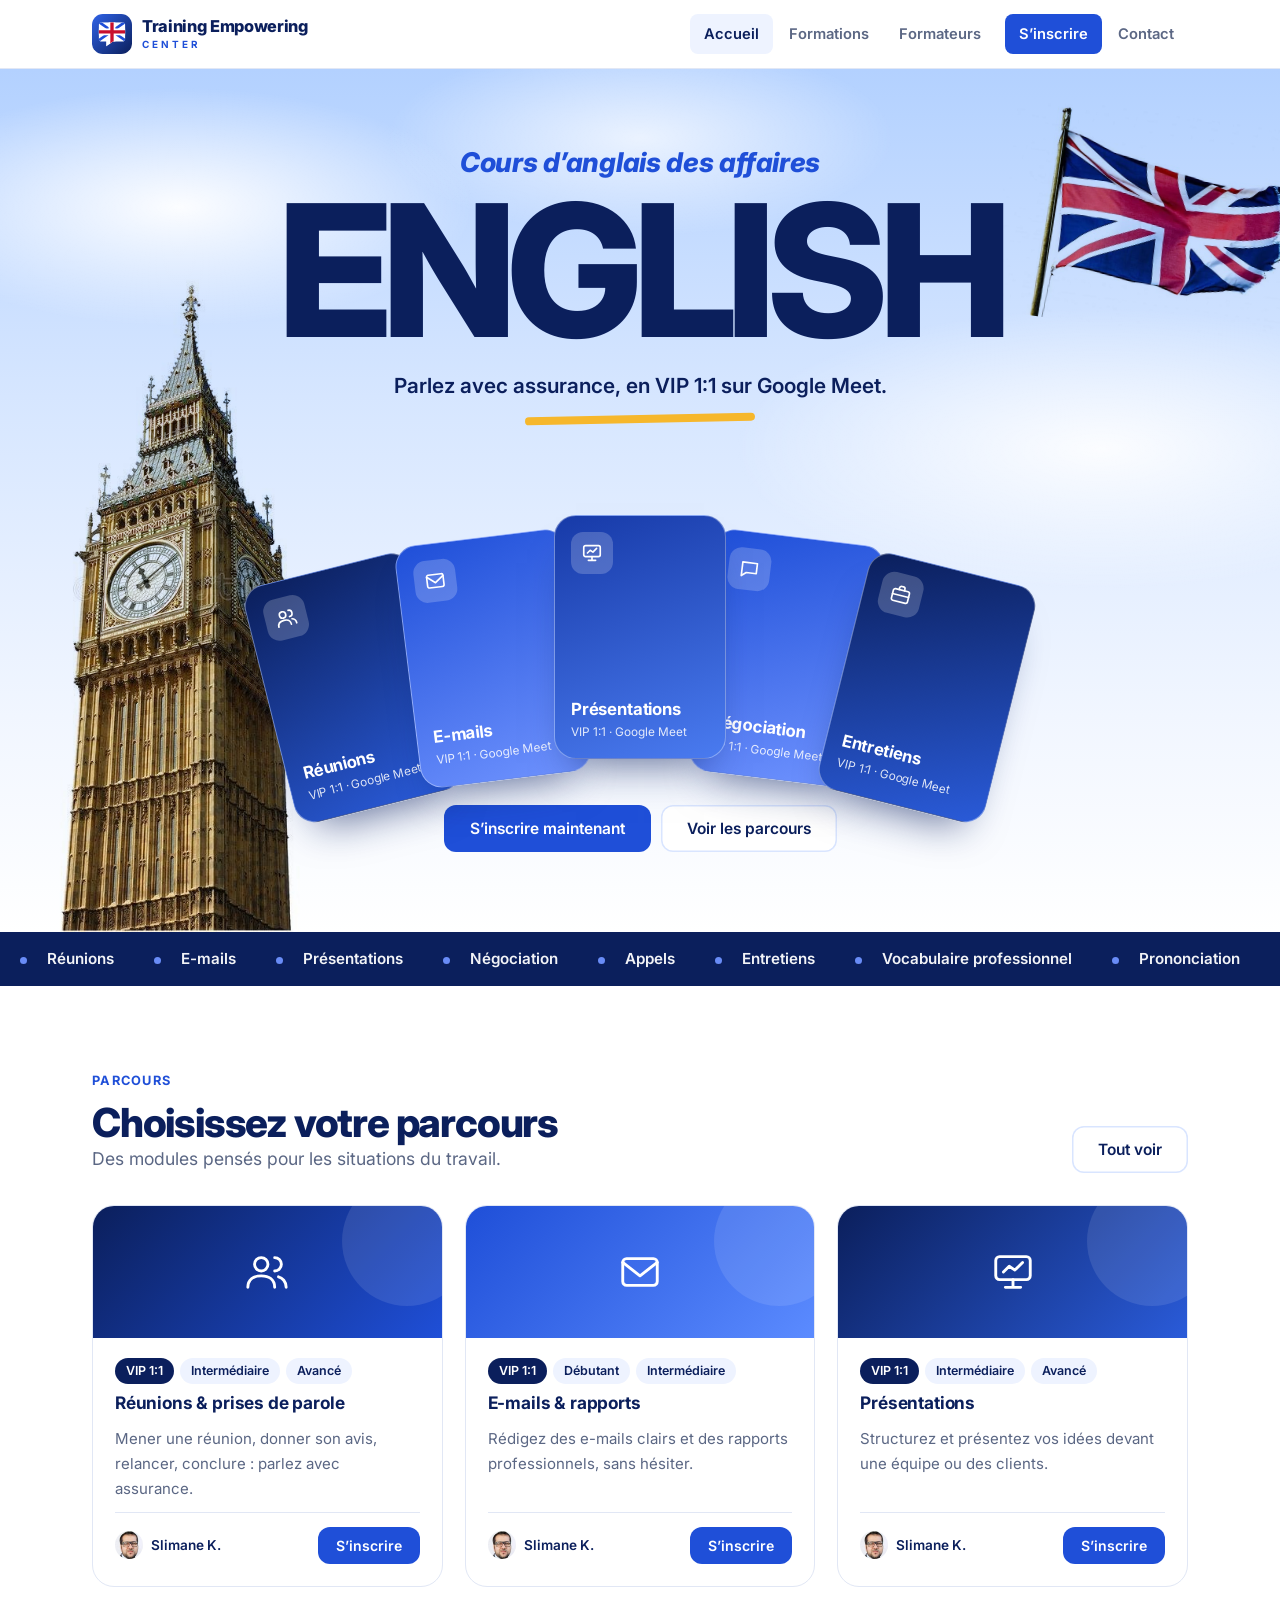
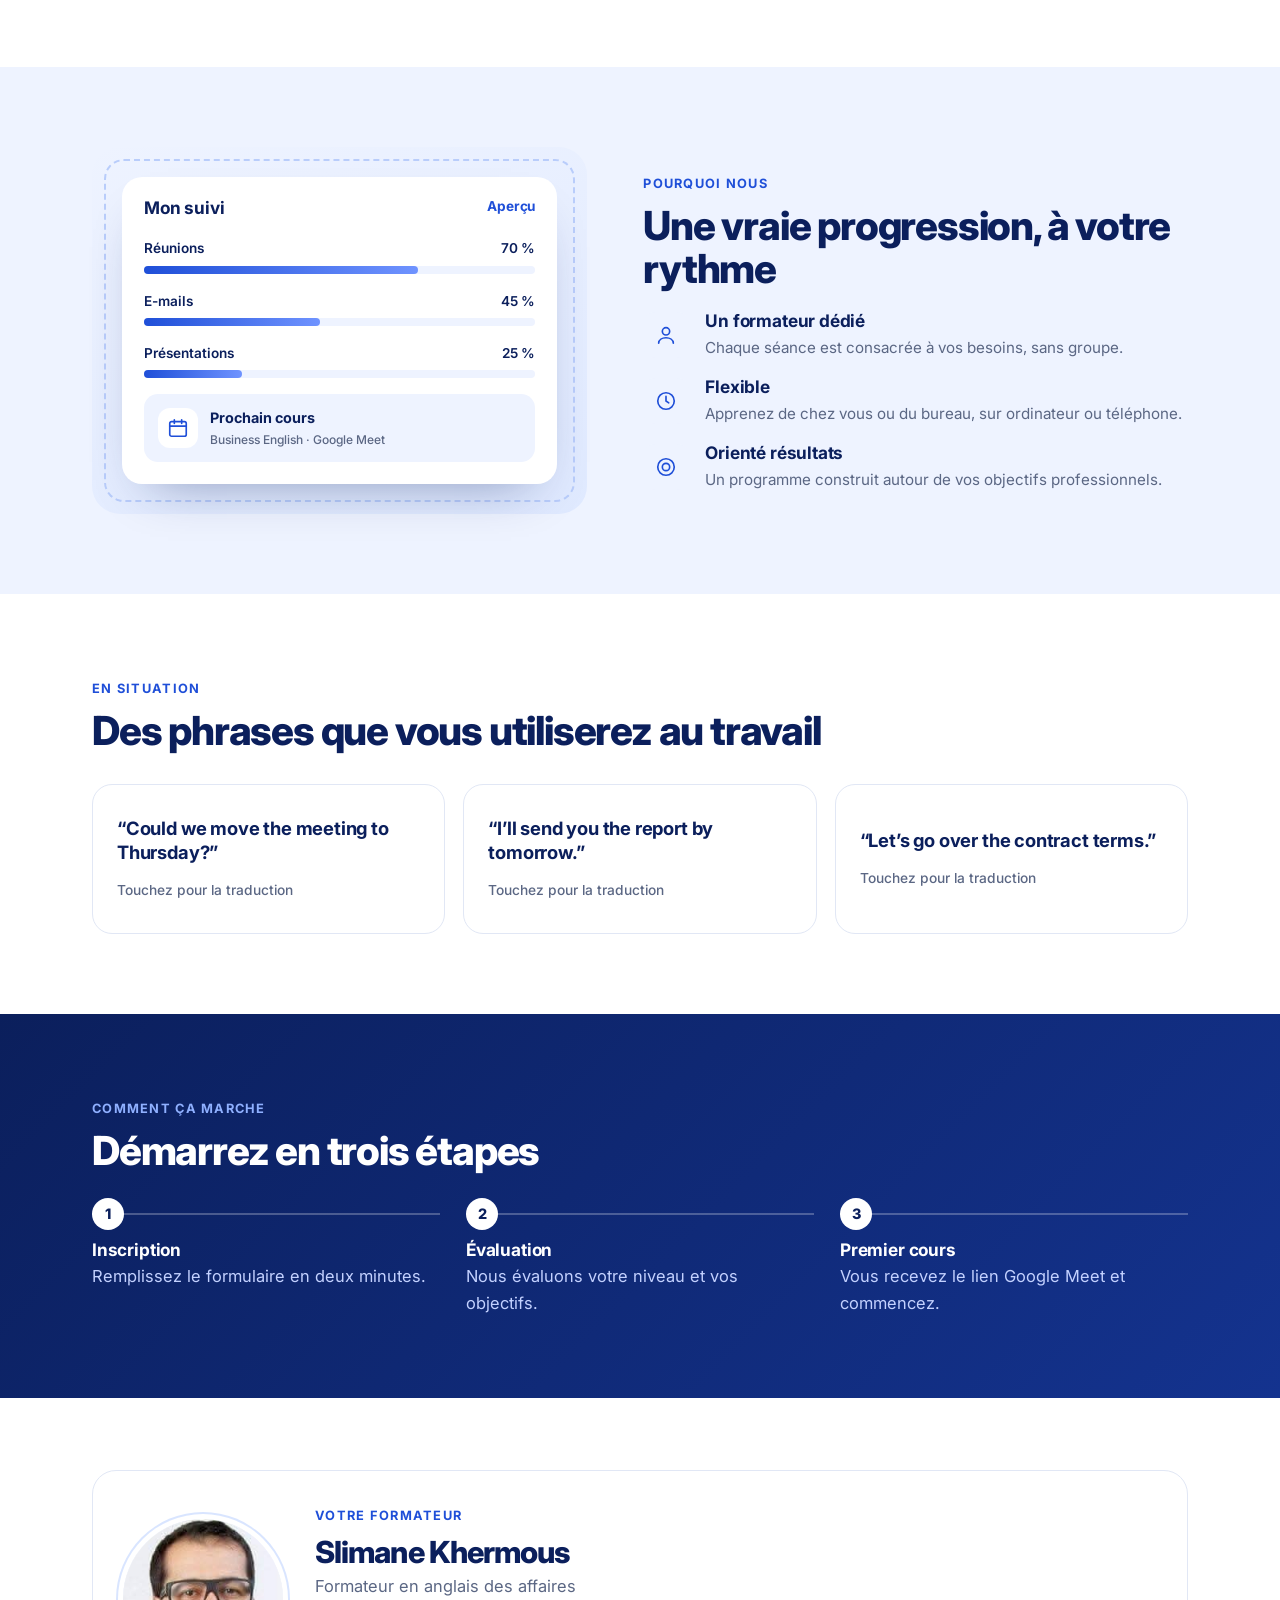
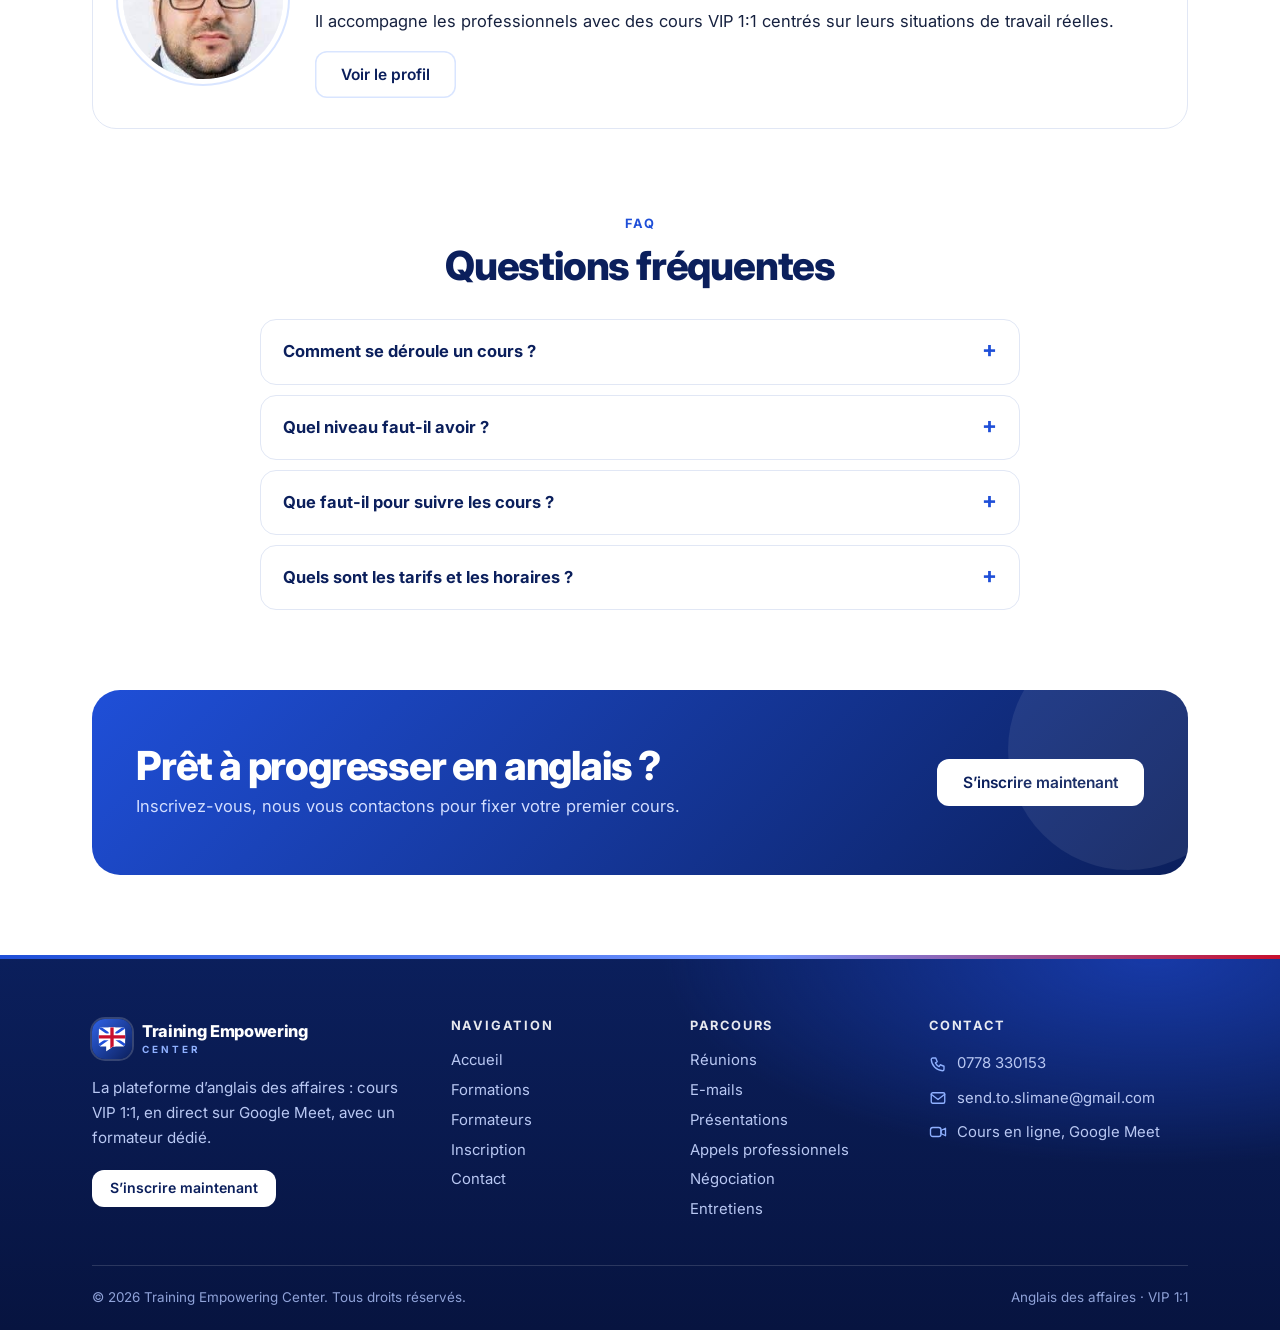
<file: index.html>
<!doctype html><html lang="fr"><head><meta charset="utf-8"><meta name="viewport" content="width=device-width,initial-scale=1">
<title>Plateforme d’anglais des affaires | Training Empowering Center</title><meta name="description" content="Plateforme d’anglais des affaires : cours VIP 1:1 en direct sur Google Meet.">
<link rel="preconnect" href="https://fonts.googleapis.com"><link rel="preconnect" href="https://fonts.gstatic.com" crossorigin>
<link href="https://fonts.googleapis.com/css2?family=Inter:wght@400;500;600;700;800&display=swap" rel="stylesheet"><link rel="icon" href="img/logo.svg" type="image/svg+xml"><link rel="stylesheet" href="style.css"></head><body>
<header><div class="wrap bar"><a class="logo " href="index.html"><img src="img/logo.svg" alt="" width="40" height="40"><span class="lt"><b>Training Empowering</b><small>CENTER</small></span></a><input type="checkbox" id="tg" aria-label="Menu"><label for="tg" class="burger"><svg class="i" viewBox="0 0 24 24" aria-hidden="true"><path d="M4 7h16M4 12h16M4 17h16"/></svg></label><nav><a href="index.html" class="on">Accueil</a><a href="formations.html" class="">Formations</a><a href="formateurs.html" class="">Formateurs</a><a href="inscription.html" class="cta">S’inscrire</a><a href="contact.html" class="">Contact</a></nav></div></header>
<main>
<section class="hero2"><img class="bb" src="img/bigben.jpg" alt="" aria-hidden="true"><img class="fg" src="img/flag.jpg" alt="" aria-hidden="true">
<div class="wrap"><span class="kick">Cours d’anglais des affaires</span><h1><span class="big">ENGLISH</span></h1>
<p class="tag2">Parlez avec assurance, en VIP 1:1 sur Google Meet.</p>
<div class="fan"><a class="fc2 g1" href="formations.html"><span class="ic"><svg class="i" viewBox="0 0 24 24" aria-hidden="true"><circle cx="9" cy="8" r="3.5"/><path d="M2 20c0-4 3-6 7-6s7 2 7 6M16 4.5a3.5 3.5 0 010 7M22 20c0-3-2-5-4-5.5"/></svg></span><span><b>Réunions</b><small>VIP 1:1 · Google Meet</small></span></a><a class="fc2 g2" href="formations.html"><span class="ic"><svg class="i" viewBox="0 0 24 24" aria-hidden="true"><rect x="3" y="5" width="18" height="14" rx="2"/><path d="M3 7l9 7 9-7"/></svg></span><span><b>E-mails</b><small>VIP 1:1 · Google Meet</small></span></a><a class="fc2 g3" href="formations.html"><span class="ic"><svg class="i" viewBox="0 0 24 24" aria-hidden="true"><rect x="3" y="4" width="18" height="12" rx="2"/><path d="M12 16v4M8 20h8M7 12l3-3 3 2 4-4"/></svg></span><span><b>Présentations</b><small>VIP 1:1 · Google Meet</small></span></a><a class="fc2 g2" href="formations.html"><span class="ic"><svg class="i" viewBox="0 0 24 24" aria-hidden="true"><path d="M4 5h16v11H9l-5 4z"/></svg></span><span><b>Négociation</b><small>VIP 1:1 · Google Meet</small></span></a><a class="fc2 g1" href="formations.html"><span class="ic"><svg class="i" viewBox="0 0 24 24" aria-hidden="true"><rect x="3" y="7" width="18" height="13" rx="2"/><path d="M9 7V5a2 2 0 012-2h2a2 2 0 012 2v2M3 13h18"/></svg></span><span><b>Entretiens</b><small>VIP 1:1 · Google Meet</small></span></a></div>
<div class="row"><a class="btn" href="inscription.html">S’inscrire maintenant</a><a class="btn alt" href="formations.html">Voir les parcours</a></div></div></section>
<div class="marq" aria-hidden="true"><div><span>Réunions</span><span>E-mails</span><span>Présentations</span><span>Négociation</span><span>Appels</span><span>Entretiens</span><span>Vocabulaire professionnel</span><span>Prononciation</span><span>Fluidité à l’oral</span><span>Réunions</span><span>E-mails</span><span>Présentations</span><span>Négociation</span><span>Appels</span><span>Entretiens</span><span>Vocabulaire professionnel</span><span>Prononciation</span><span>Fluidité à l’oral</span></div></div>
<section><div class="wrap"><div class="head"><div><span class="eyebrow">Parcours</span><h2>Choisissez votre parcours</h2><p class="lead">Des modules pensés pour les situations du travail.</p></div><a class="btn alt" href="formations.html">Tout voir</a></div>
<div class="courses snap"><article class="course" data-lv="Intermédiaire Avancé"><div class="cov b1"><svg class="i" viewBox="0 0 24 24" aria-hidden="true"><circle cx="9" cy="8" r="3.5"/><path d="M2 20c0-4 3-6 7-6s7 2 7 6M16 4.5a3.5 3.5 0 010 7M22 20c0-3-2-5-4-5.5"/></svg></div><div class="cb"><div class="meta"><span class="tag" style="background:var(--navy);color:#fff">VIP 1:1</span><span class="tag">Intermédiaire</span><span class="tag">Avancé</span></div><h3>Réunions & prises de parole</h3><p>Mener une réunion, donner son avis, relancer, conclure : parlez avec assurance.</p><div class="cf"><b><img src="img/slimane.jpg" alt="">Slimane K.</b><a class="btn sm" href="inscription.html?parcours=Réunions+%26+prises+de+parole">S’inscrire</a></div></div></article><article class="course" data-lv="Débutant Intermédiaire"><div class="cov b2"><svg class="i" viewBox="0 0 24 24" aria-hidden="true"><rect x="3" y="5" width="18" height="14" rx="2"/><path d="M3 7l9 7 9-7"/></svg></div><div class="cb"><div class="meta"><span class="tag" style="background:var(--navy);color:#fff">VIP 1:1</span><span class="tag">Débutant</span><span class="tag">Intermédiaire</span></div><h3>E-mails & rapports</h3><p>Rédigez des e-mails clairs et des rapports professionnels, sans hésiter.</p><div class="cf"><b><img src="img/slimane.jpg" alt="">Slimane K.</b><a class="btn sm" href="inscription.html?parcours=E-mails+%26+rapports">S’inscrire</a></div></div></article><article class="course" data-lv="Intermédiaire Avancé"><div class="cov b3"><svg class="i" viewBox="0 0 24 24" aria-hidden="true"><rect x="3" y="4" width="18" height="12" rx="2"/><path d="M12 16v4M8 20h8M7 12l3-3 3 2 4-4"/></svg></div><div class="cb"><div class="meta"><span class="tag" style="background:var(--navy);color:#fff">VIP 1:1</span><span class="tag">Intermédiaire</span><span class="tag">Avancé</span></div><h3>Présentations</h3><p>Structurez et présentez vos idées devant une équipe ou des clients.</p><div class="cf"><b><img src="img/slimane.jpg" alt="">Slimane K.</b><a class="btn sm" href="inscription.html?parcours=Présentations">S’inscrire</a></div></div></article></div></div></section>
<section style="background:var(--sky)"><div class="wrap split"><div class="dash"><div class="panel"><h3>Mon suivi<span>Aperçu</span></h3>
<div class="bar2"><small>Réunions<span>70 %</span></small><i><b style="width:70%"></b></i></div><div class="bar2"><small>E-mails<span>45 %</span></small><i><b style="width:45%"></b></i></div><div class="bar2"><small>Présentations<span>25 %</span></small><i><b style="width:25%"></b></i></div>
<div class="nxt"><div class="tile"><svg class="i" viewBox="0 0 24 24" aria-hidden="true"><rect x="3" y="5" width="18" height="16" rx="2"/><path d="M3 10h18M8 3v4M16 3v4"/></svg></div><span>Prochain cours<small>Business English · Google Meet</small></span></div></div></div>
<div><span class="eyebrow">Pourquoi nous</span><h2>Une vraie progression, à votre rythme</h2>
<div class="ben"><div><div class="tile"><svg class="i" viewBox="0 0 24 24" aria-hidden="true"><circle cx="12" cy="8" r="4"/><path d="M4 21c0-4 4-6 8-6s8 2 8 6"/></svg></div><span><h3>Un formateur dédié</h3><p>Chaque séance est consacrée à vos besoins, sans groupe.</p></span></div>
<div><div class="tile"><svg class="i" viewBox="0 0 24 24" aria-hidden="true"><circle cx="12" cy="12" r="9"/><path d="M12 7v5l3 2"/></svg></div><span><h3>Flexible</h3><p>Apprenez de chez vous ou du bureau, sur ordinateur ou téléphone.</p></span></div>
<div><div class="tile"><svg class="i" viewBox="0 0 24 24" aria-hidden="true"><circle cx="12" cy="12" r="9"/><circle cx="12" cy="12" r="4"/></svg></div><span><h3>Orienté résultats</h3><p>Un programme construit autour de vos objectifs professionnels.</p></span></div></div></div></div></section>
<section><div class="wrap"><div class="head"><div><span class="eyebrow">En situation</span><h2>Des phrases que vous utiliserez au travail</h2></div></div><div class="phr"><button type="button" aria-expanded="false"><b>“Could we move the meeting to Thursday?”</b><small>Touchez pour la traduction</small><span class="fr">On peut déplacer la réunion à jeudi ?</span></button><button type="button" aria-expanded="false"><b>“I’ll send you the report by tomorrow.”</b><small>Touchez pour la traduction</small><span class="fr">Je vous envoie le rapport d’ici demain.</span></button><button type="button" aria-expanded="false"><b>“Let’s go over the contract terms.”</b><small>Touchez pour la traduction</small><span class="fr">Passons en revue les termes du contrat.</span></button></div></div></section>
<section class="dark"><div class="wrap"><span class="eyebrow">Comment ça marche</span><h2>Démarrez en trois étapes</h2><div class="steps"><div><h3>Inscription</h3><p>Remplissez le formulaire en deux minutes.</p></div><div><h3>Évaluation</h3><p>Nous évaluons votre niveau et vos objectifs.</p></div><div><h3>Premier cours</h3><p>Vous recevez le lien Google Meet et commencez.</p></div></div></div></section>
<section><div class="wrap"><div class="tr"><img src="img/slimane.jpg" alt="Slimane Khermous"><div><span class="eyebrow">Votre formateur</span><h2 style="font-size:1.9rem;margin-bottom:4px">Slimane Khermous</h2><p style="color:var(--mute);margin-bottom:8px">Formateur en anglais des affaires</p><p>Il accompagne les professionnels avec des cours VIP 1:1 centrés sur leurs situations de travail réelles.</p><p><a class="btn alt" style="margin-top:16px" href="formateurs.html">Voir le profil</a></p></div></div></div></section>
<section style="padding-top:0"><div class="wrap"><div class="head" style="justify-content:center;text-align:center"><div><span class="eyebrow">FAQ</span><h2>Questions fréquentes</h2></div></div><div class="faq"><details><summary>Comment se déroule un cours ?</summary><p>Le cours se fait en direct sur Google Meet, en tête-à-tête avec votre formateur. Après votre inscription, vous recevez le lien de la séance.</p></details><details><summary>Quel niveau faut-il avoir ?</summary><p>Aucun niveau minimum. Nous évaluons votre niveau au départ et adaptons le programme : débutant, intermédiaire ou avancé.</p></details><details><summary>Que faut-il pour suivre les cours ?</summary><p>Un ordinateur ou un téléphone avec une connexion internet, et l’application ou le navigateur pour Google Meet.</p></details><details><summary>Quels sont les tarifs et les horaires ?</summary><p>Ils dépendent de votre programme. Contactez-nous au 0778 330153 ou via le formulaire, nous vous répondons rapidement.</p></details></div></div></section><section style="padding-top:0"><div class="wrap"><div class="ctab"><div><h2>Prêt à progresser en anglais ?</h2><p>Inscrivez-vous, nous vous contactons pour fixer votre premier cours.</p></div><a class="btn white" href="inscription.html">S’inscrire maintenant</a></div></div></section></main>
<footer><div class="wrap"><div class="fg"><div class="fb"><a class="logo flogo" href="index.html"><img src="img/logo.svg" alt="" width="40" height="40"><span class="lt"><b>Training Empowering</b><small>CENTER</small></span></a><p>La plateforme d’anglais des affaires : cours VIP 1:1, en direct sur Google Meet, avec un formateur dédié.</p><a class="btn white sm" href="inscription.html">S’inscrire maintenant</a></div>
<div><h3>Navigation</h3><a href="index.html">Accueil</a><a href="formations.html">Formations</a><a href="formateurs.html">Formateurs</a><a href="inscription.html">Inscription</a><a href="contact.html">Contact</a></div>
<div><h3>Parcours</h3><a href="formations.html">Réunions</a><a href="formations.html">E-mails</a><a href="formations.html">Présentations</a><a href="formations.html">Appels professionnels</a><a href="formations.html">Négociation</a><a href="formations.html">Entretiens</a></div>
<div class="fc"><h3>Contact</h3><a href="tel:+213778330153"><svg class="i" viewBox="0 0 24 24" aria-hidden="true"><path d="M5 4h4l2 5-2.5 1.5a11 11 0 005 5L15 13l5 2v4a2 2 0 01-2 2A16 16 0 013 6a2 2 0 012-2z"/></svg>0778 330153</a><a href="mailto:send.to.slimane@gmail.com"><svg class="i" viewBox="0 0 24 24" aria-hidden="true"><rect x="3" y="5" width="18" height="14" rx="2"/><path d="M3 7l9 7 9-7"/></svg>send.to.slimane@gmail.com</a><span><svg class="i" viewBox="0 0 24 24" aria-hidden="true"><rect x="2" y="6" width="14" height="12" rx="3"/><path d="M16 10l6-3v10l-6-3z"/></svg>Cours en ligne, Google Meet</span></div></div>
<div class="copy"><span>© 2026 Training Empowering Center. Tous droits réservés.</span><span>Anglais des affaires · VIP 1:1</span></div></div></footer><script>document.querySelectorAll(".phr button").forEach(b=>b.addEventListener("click",()=>{b.classList.toggle("open");b.setAttribute("aria-expanded",b.classList.contains("open"))}))</script></body></html>
</file>
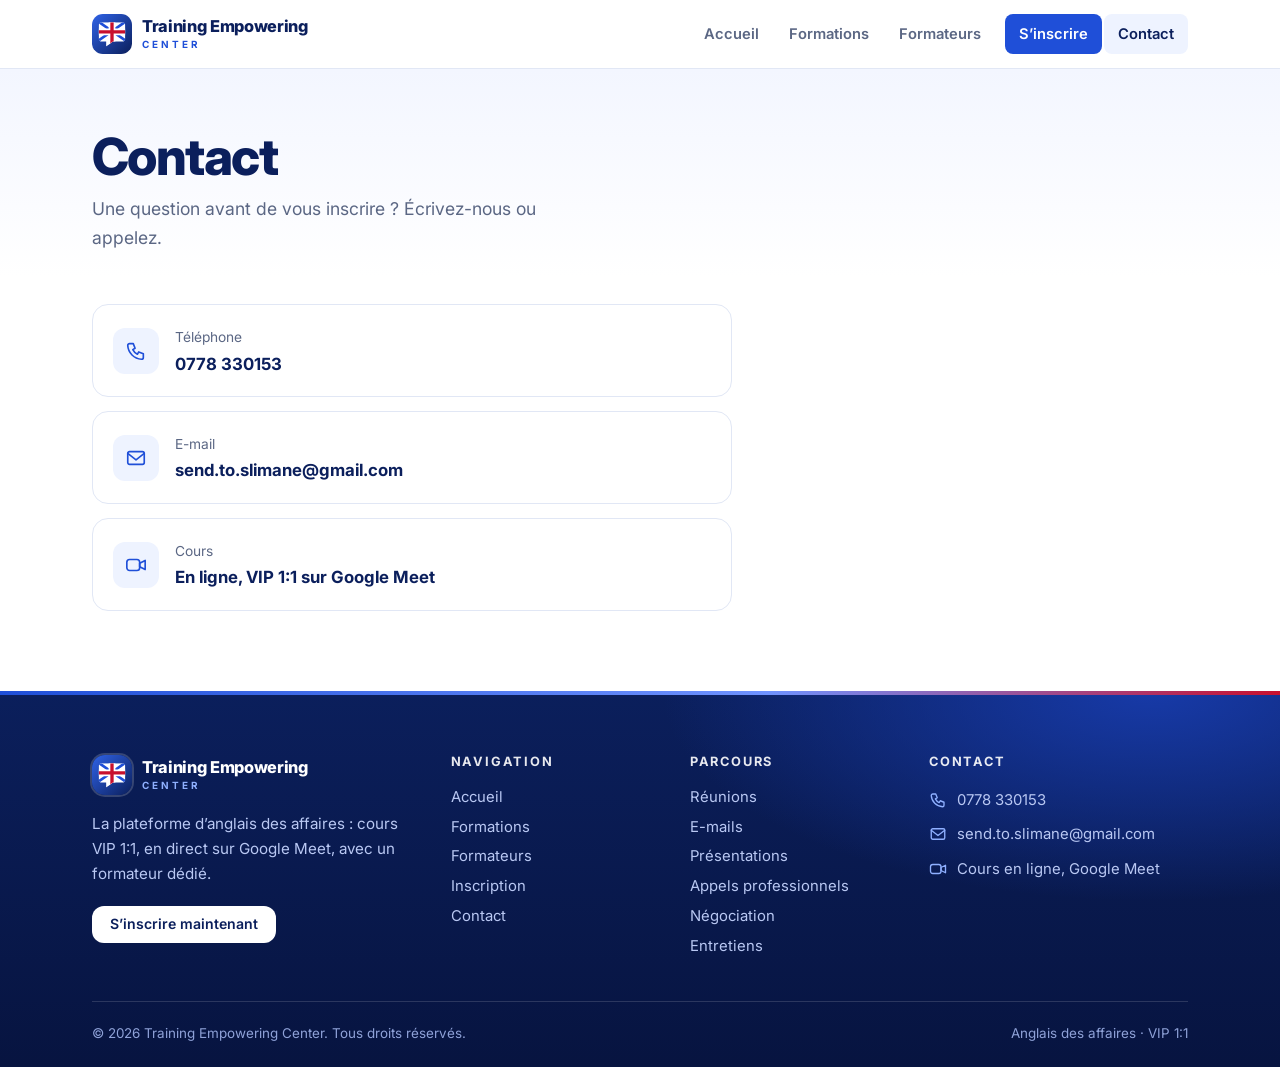
<file: contact.html>
<!doctype html><html lang="fr"><head><meta charset="utf-8"><meta name="viewport" content="width=device-width,initial-scale=1">
<title>Contact | Training Empowering Center</title><meta name="description" content="Plateforme d’anglais des affaires : cours VIP 1:1 en direct sur Google Meet.">
<link rel="preconnect" href="https://fonts.googleapis.com"><link rel="preconnect" href="https://fonts.gstatic.com" crossorigin>
<link href="https://fonts.googleapis.com/css2?family=Inter:wght@400;500;600;700;800&display=swap" rel="stylesheet"><link rel="icon" href="img/logo.svg" type="image/svg+xml"><link rel="stylesheet" href="style.css"></head><body>
<header><div class="wrap bar"><a class="logo " href="index.html"><img src="img/logo.svg" alt="" width="40" height="40"><span class="lt"><b>Training Empowering</b><small>CENTER</small></span></a><input type="checkbox" id="tg" aria-label="Menu"><label for="tg" class="burger"><svg class="i" viewBox="0 0 24 24" aria-hidden="true"><path d="M4 7h16M4 12h16M4 17h16"/></svg></label><nav><a href="index.html" class="">Accueil</a><a href="formations.html" class="">Formations</a><a href="formateurs.html" class="">Formateurs</a><a href="inscription.html" class="cta">S’inscrire</a><a href="contact.html" class="on">Contact</a></nav></div></header>
<main><div class="sub"><div class="wrap"><h1>Contact</h1><p class="lead">Une question avant de vous inscrire ? Écrivez-nous ou appelez.</p></div></div>
<section style="padding-top:28px"><div class="wrap"><div class="contact">
<a href="tel:+213778330153"><div class="tile"><svg class="i" viewBox="0 0 24 24" aria-hidden="true"><path d="M5 4h4l2 5-2.5 1.5a11 11 0 005 5L15 13l5 2v4a2 2 0 01-2 2A16 16 0 013 6a2 2 0 012-2z"/></svg></div><span><small>Téléphone</small><b>0778 330153</b></span></a>
<a href="mailto:send.to.slimane@gmail.com"><div class="tile"><svg class="i" viewBox="0 0 24 24" aria-hidden="true"><rect x="3" y="5" width="18" height="14" rx="2"/><path d="M3 7l9 7 9-7"/></svg></div><span><small>E-mail</small><b>send.to.slimane@gmail.com</b></span></a>
<div><div class="tile"><svg class="i" viewBox="0 0 24 24" aria-hidden="true"><rect x="2" y="6" width="14" height="12" rx="3"/><path d="M16 10l6-3v10l-6-3z"/></svg></div><span><small>Cours</small><b>En ligne, VIP 1:1 sur Google Meet</b></span></div></div></div></section></main>
<footer><div class="wrap"><div class="fg"><div class="fb"><a class="logo flogo" href="index.html"><img src="img/logo.svg" alt="" width="40" height="40"><span class="lt"><b>Training Empowering</b><small>CENTER</small></span></a><p>La plateforme d’anglais des affaires : cours VIP 1:1, en direct sur Google Meet, avec un formateur dédié.</p><a class="btn white sm" href="inscription.html">S’inscrire maintenant</a></div>
<div><h3>Navigation</h3><a href="index.html">Accueil</a><a href="formations.html">Formations</a><a href="formateurs.html">Formateurs</a><a href="inscription.html">Inscription</a><a href="contact.html">Contact</a></div>
<div><h3>Parcours</h3><a href="formations.html">Réunions</a><a href="formations.html">E-mails</a><a href="formations.html">Présentations</a><a href="formations.html">Appels professionnels</a><a href="formations.html">Négociation</a><a href="formations.html">Entretiens</a></div>
<div class="fc"><h3>Contact</h3><a href="tel:+213778330153"><svg class="i" viewBox="0 0 24 24" aria-hidden="true"><path d="M5 4h4l2 5-2.5 1.5a11 11 0 005 5L15 13l5 2v4a2 2 0 01-2 2A16 16 0 013 6a2 2 0 012-2z"/></svg>0778 330153</a><a href="mailto:send.to.slimane@gmail.com"><svg class="i" viewBox="0 0 24 24" aria-hidden="true"><rect x="3" y="5" width="18" height="14" rx="2"/><path d="M3 7l9 7 9-7"/></svg>send.to.slimane@gmail.com</a><span><svg class="i" viewBox="0 0 24 24" aria-hidden="true"><rect x="2" y="6" width="14" height="12" rx="3"/><path d="M16 10l6-3v10l-6-3z"/></svg>Cours en ligne, Google Meet</span></div></div>
<div class="copy"><span>© 2026 Training Empowering Center. Tous droits réservés.</span><span>Anglais des affaires · VIP 1:1</span></div></div></footer></body></html>
</file>
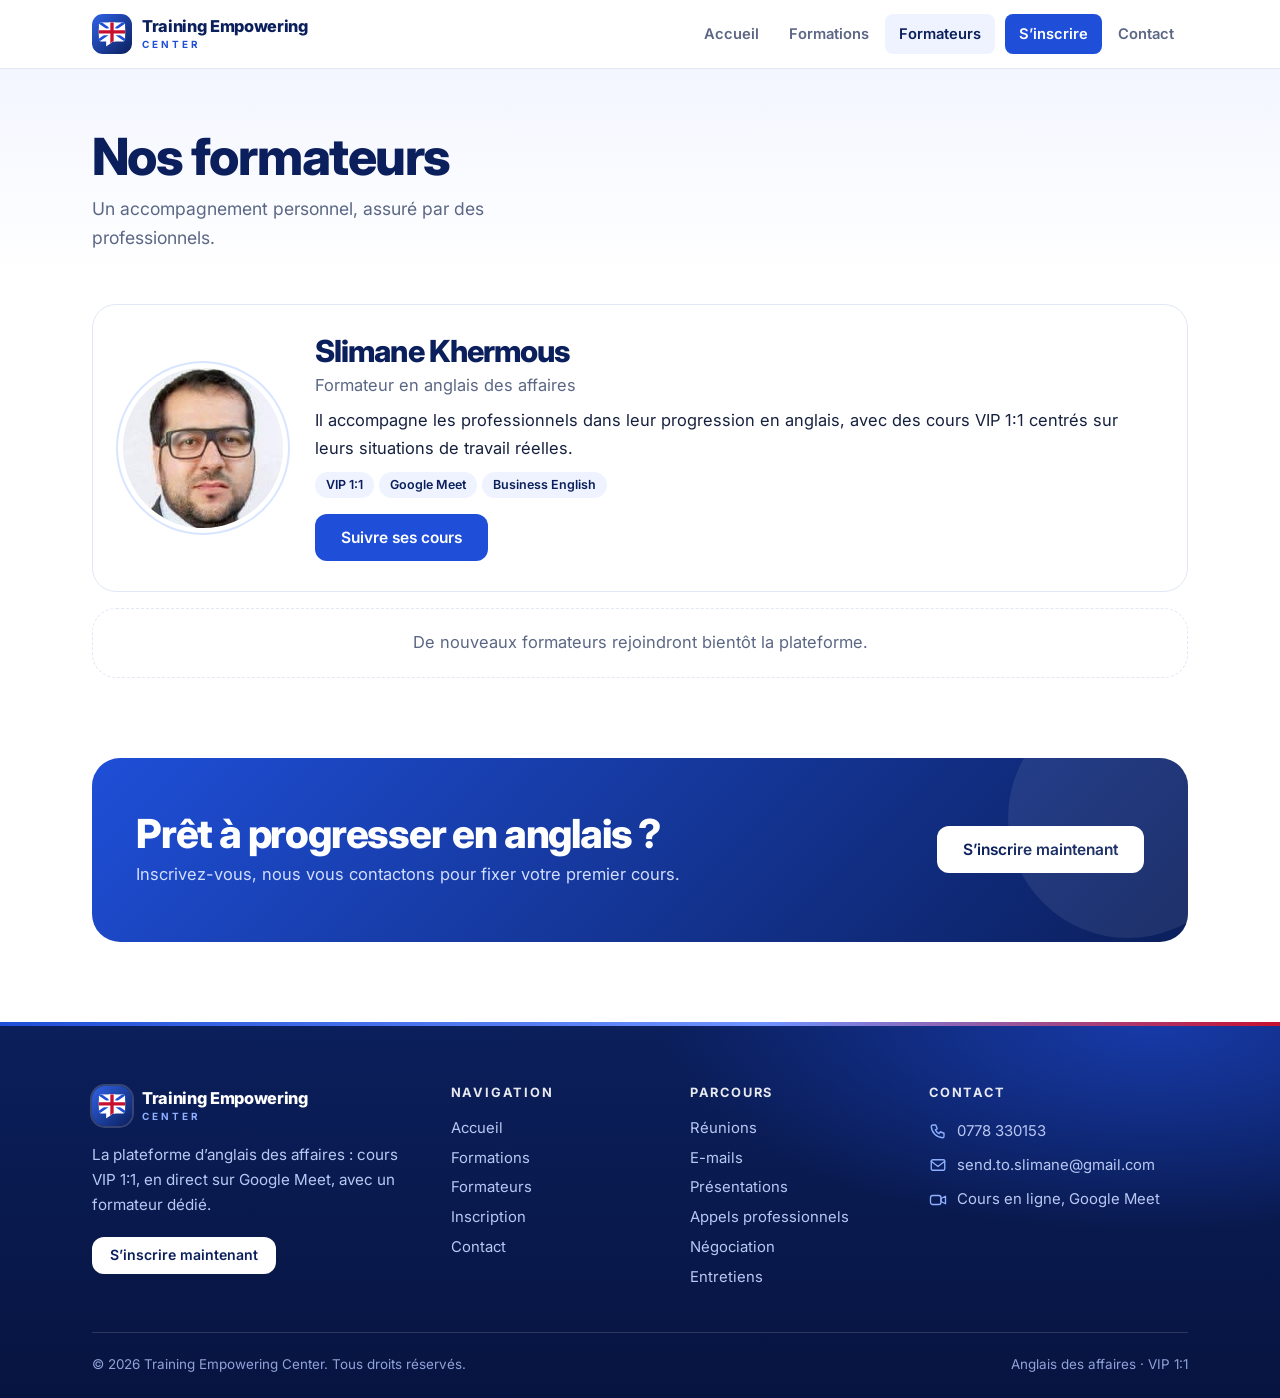
<file: formateurs.html>
<!doctype html><html lang="fr"><head><meta charset="utf-8"><meta name="viewport" content="width=device-width,initial-scale=1">
<title>Formateurs | Training Empowering Center</title><meta name="description" content="Plateforme d’anglais des affaires : cours VIP 1:1 en direct sur Google Meet.">
<link rel="preconnect" href="https://fonts.googleapis.com"><link rel="preconnect" href="https://fonts.gstatic.com" crossorigin>
<link href="https://fonts.googleapis.com/css2?family=Inter:wght@400;500;600;700;800&display=swap" rel="stylesheet"><link rel="icon" href="img/logo.svg" type="image/svg+xml"><link rel="stylesheet" href="style.css"></head><body>
<header><div class="wrap bar"><a class="logo " href="index.html"><img src="img/logo.svg" alt="" width="40" height="40"><span class="lt"><b>Training Empowering</b><small>CENTER</small></span></a><input type="checkbox" id="tg" aria-label="Menu"><label for="tg" class="burger"><svg class="i" viewBox="0 0 24 24" aria-hidden="true"><path d="M4 7h16M4 12h16M4 17h16"/></svg></label><nav><a href="index.html" class="">Accueil</a><a href="formations.html" class="">Formations</a><a href="formateurs.html" class="on">Formateurs</a><a href="inscription.html" class="cta">S’inscrire</a><a href="contact.html" class="">Contact</a></nav></div></header>
<main><div class="sub"><div class="wrap"><h1>Nos formateurs</h1><p class="lead">Un accompagnement personnel, assuré par des professionnels.</p></div></div>
<section style="padding-top:28px"><div class="wrap"><div class="tr"><img src="img/slimane.jpg" alt="Slimane Khermous"><div><h2 style="font-size:1.9rem;margin-bottom:4px">Slimane Khermous</h2><p style="color:var(--mute);margin-bottom:8px">Formateur en anglais des affaires</p>
<p>Il accompagne les professionnels dans leur progression en anglais, avec des cours VIP 1:1 centrés sur leurs situations de travail réelles.</p><p style="margin-top:8px"><span class="tag">VIP 1:1</span> <span class="tag">Google Meet</span> <span class="tag">Business English</span></p><p><a class="btn" style="margin-top:16px" href="inscription.html">Suivre ses cours</a></p></div></div>
<div class="tr soon"><p>De nouveaux formateurs rejoindront bientôt la plateforme.</p></div></div></section><section style="padding-top:0"><div class="wrap"><div class="ctab"><div><h2>Prêt à progresser en anglais ?</h2><p>Inscrivez-vous, nous vous contactons pour fixer votre premier cours.</p></div><a class="btn white" href="inscription.html">S’inscrire maintenant</a></div></div></section></main>
<footer><div class="wrap"><div class="fg"><div class="fb"><a class="logo flogo" href="index.html"><img src="img/logo.svg" alt="" width="40" height="40"><span class="lt"><b>Training Empowering</b><small>CENTER</small></span></a><p>La plateforme d’anglais des affaires : cours VIP 1:1, en direct sur Google Meet, avec un formateur dédié.</p><a class="btn white sm" href="inscription.html">S’inscrire maintenant</a></div>
<div><h3>Navigation</h3><a href="index.html">Accueil</a><a href="formations.html">Formations</a><a href="formateurs.html">Formateurs</a><a href="inscription.html">Inscription</a><a href="contact.html">Contact</a></div>
<div><h3>Parcours</h3><a href="formations.html">Réunions</a><a href="formations.html">E-mails</a><a href="formations.html">Présentations</a><a href="formations.html">Appels professionnels</a><a href="formations.html">Négociation</a><a href="formations.html">Entretiens</a></div>
<div class="fc"><h3>Contact</h3><a href="tel:+213778330153"><svg class="i" viewBox="0 0 24 24" aria-hidden="true"><path d="M5 4h4l2 5-2.5 1.5a11 11 0 005 5L15 13l5 2v4a2 2 0 01-2 2A16 16 0 013 6a2 2 0 012-2z"/></svg>0778 330153</a><a href="mailto:send.to.slimane@gmail.com"><svg class="i" viewBox="0 0 24 24" aria-hidden="true"><rect x="3" y="5" width="18" height="14" rx="2"/><path d="M3 7l9 7 9-7"/></svg>send.to.slimane@gmail.com</a><span><svg class="i" viewBox="0 0 24 24" aria-hidden="true"><rect x="2" y="6" width="14" height="12" rx="3"/><path d="M16 10l6-3v10l-6-3z"/></svg>Cours en ligne, Google Meet</span></div></div>
<div class="copy"><span>© 2026 Training Empowering Center. Tous droits réservés.</span><span>Anglais des affaires · VIP 1:1</span></div></div></footer></body></html>
</file>
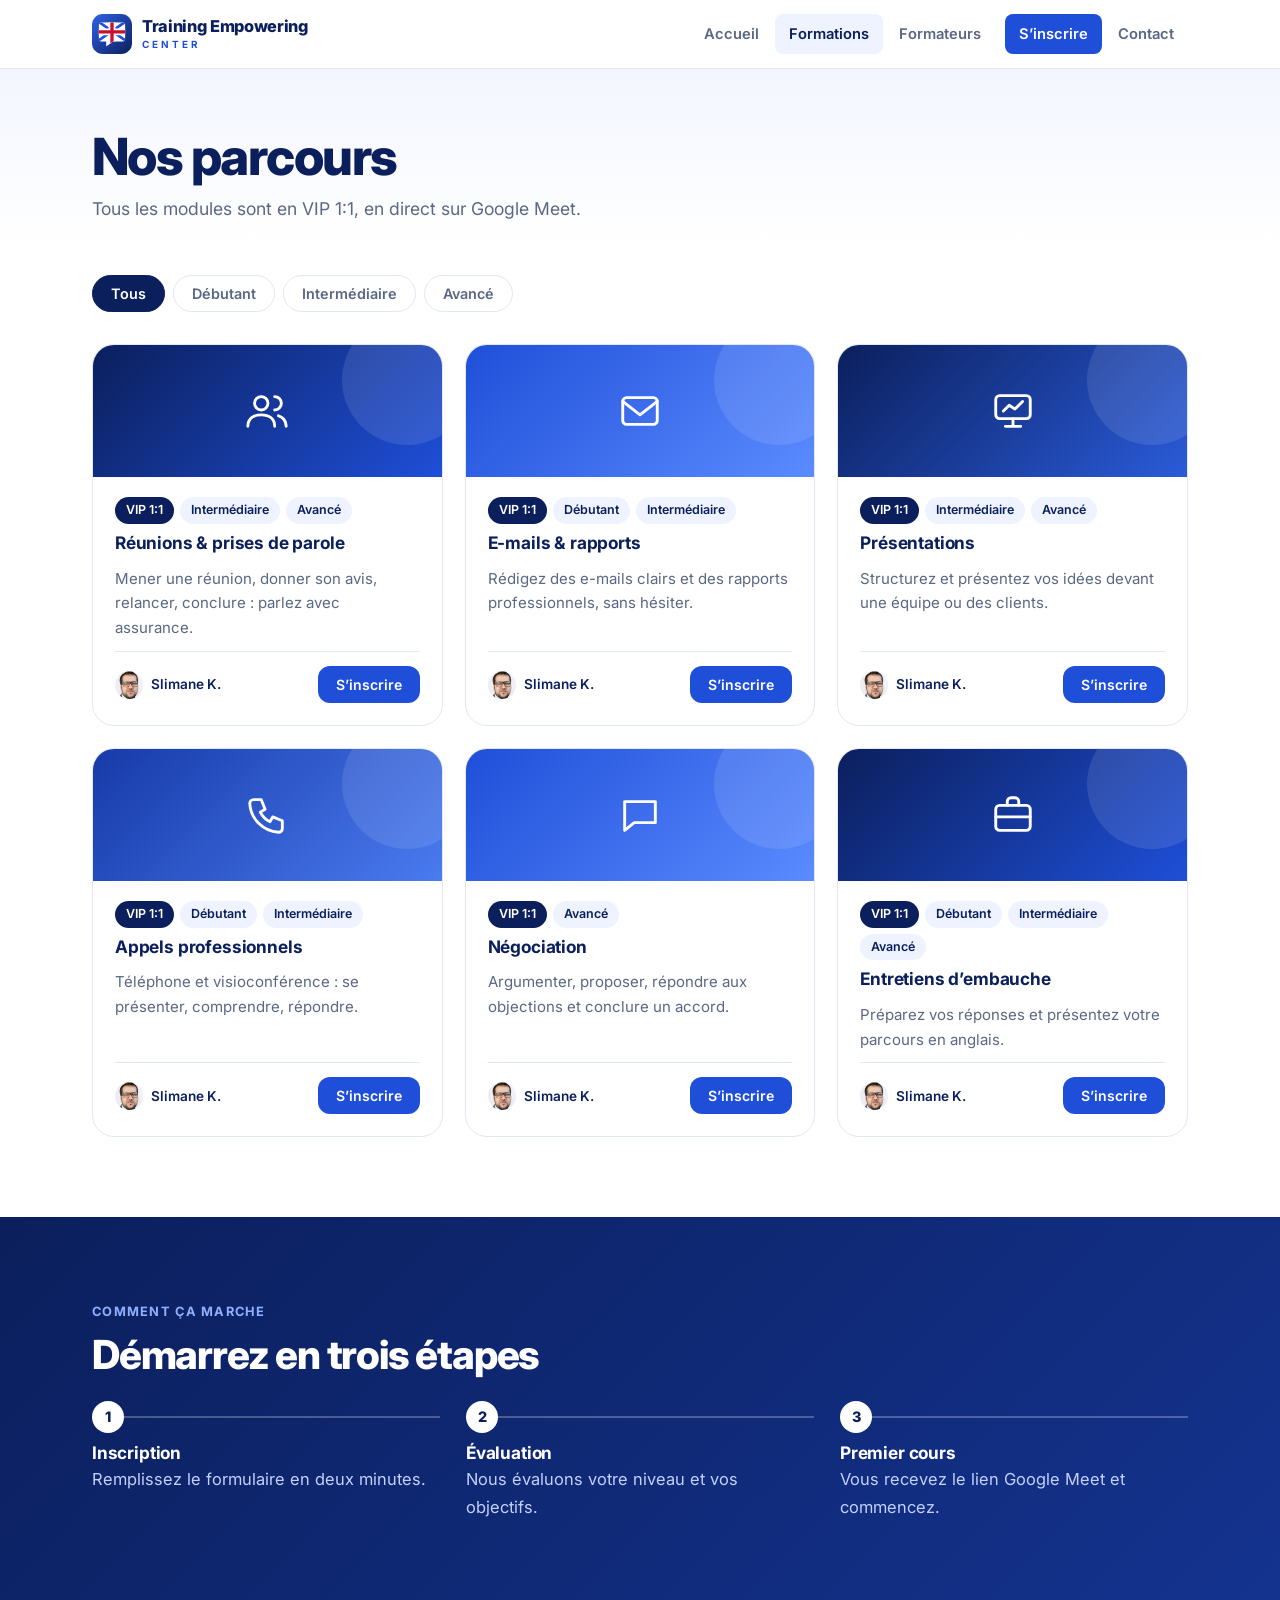
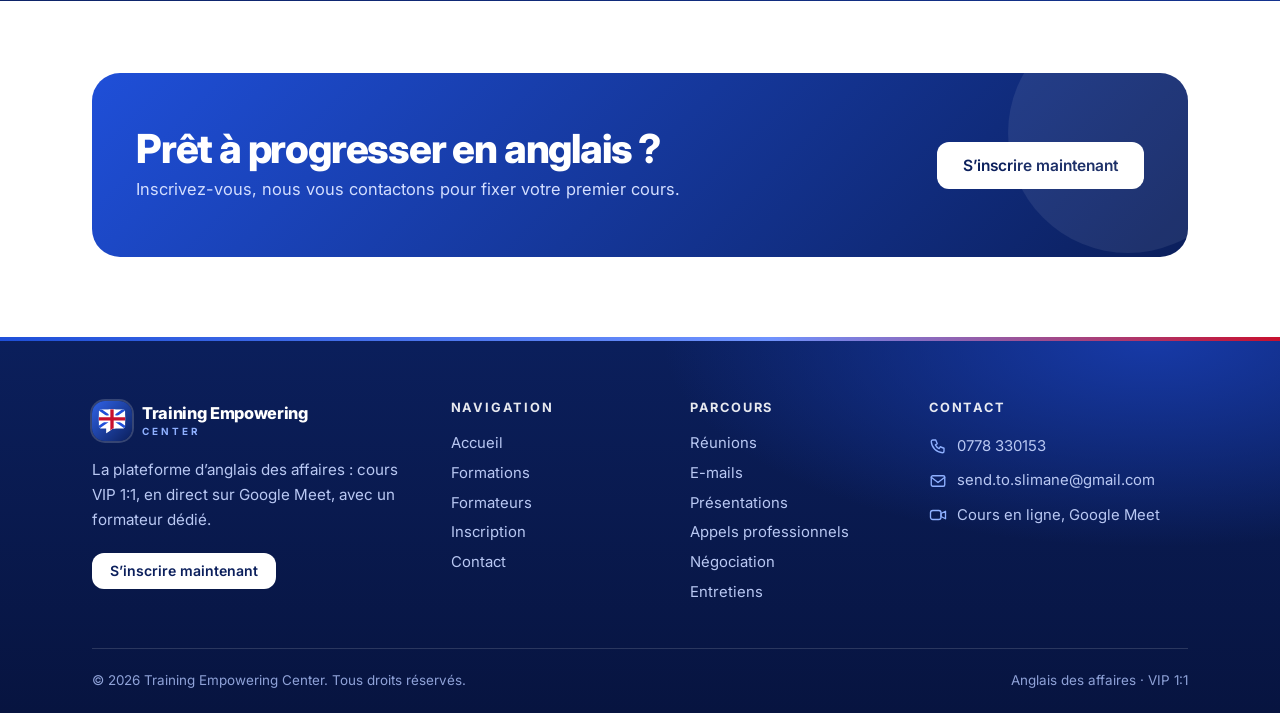
<file: formations.html>
<!doctype html><html lang="fr"><head><meta charset="utf-8"><meta name="viewport" content="width=device-width,initial-scale=1">
<title>Parcours | Training Empowering Center</title><meta name="description" content="Plateforme d’anglais des affaires : cours VIP 1:1 en direct sur Google Meet.">
<link rel="preconnect" href="https://fonts.googleapis.com"><link rel="preconnect" href="https://fonts.gstatic.com" crossorigin>
<link href="https://fonts.googleapis.com/css2?family=Inter:wght@400;500;600;700;800&display=swap" rel="stylesheet"><link rel="icon" href="img/logo.svg" type="image/svg+xml"><link rel="stylesheet" href="style.css"></head><body>
<header><div class="wrap bar"><a class="logo " href="index.html"><img src="img/logo.svg" alt="" width="40" height="40"><span class="lt"><b>Training Empowering</b><small>CENTER</small></span></a><input type="checkbox" id="tg" aria-label="Menu"><label for="tg" class="burger"><svg class="i" viewBox="0 0 24 24" aria-hidden="true"><path d="M4 7h16M4 12h16M4 17h16"/></svg></label><nav><a href="index.html" class="">Accueil</a><a href="formations.html" class="on">Formations</a><a href="formateurs.html" class="">Formateurs</a><a href="inscription.html" class="cta">S’inscrire</a><a href="contact.html" class="">Contact</a></nav></div></header>
<main><div class="sub"><div class="wrap"><h1>Nos parcours</h1><p class="lead">Tous les modules sont en VIP 1:1, en direct sur Google Meet.</p></div></div>
<section style="padding-top:28px"><div class="wrap"><div class="head"><div class="filters" role="group" aria-label="Filtrer par niveau"><button class="on" data-l="all">Tous</button><button data-l="Débutant">Débutant</button><button data-l="Intermédiaire">Intermédiaire</button><button data-l="Avancé">Avancé</button></div></div>
<div class="courses"><article class="course" data-lv="Intermédiaire Avancé"><div class="cov b1"><svg class="i" viewBox="0 0 24 24" aria-hidden="true"><circle cx="9" cy="8" r="3.5"/><path d="M2 20c0-4 3-6 7-6s7 2 7 6M16 4.5a3.5 3.5 0 010 7M22 20c0-3-2-5-4-5.5"/></svg></div><div class="cb"><div class="meta"><span class="tag" style="background:var(--navy);color:#fff">VIP 1:1</span><span class="tag">Intermédiaire</span><span class="tag">Avancé</span></div><h3>Réunions & prises de parole</h3><p>Mener une réunion, donner son avis, relancer, conclure : parlez avec assurance.</p><div class="cf"><b><img src="img/slimane.jpg" alt="">Slimane K.</b><a class="btn sm" href="inscription.html?parcours=Réunions+%26+prises+de+parole">S’inscrire</a></div></div></article><article class="course" data-lv="Débutant Intermédiaire"><div class="cov b2"><svg class="i" viewBox="0 0 24 24" aria-hidden="true"><rect x="3" y="5" width="18" height="14" rx="2"/><path d="M3 7l9 7 9-7"/></svg></div><div class="cb"><div class="meta"><span class="tag" style="background:var(--navy);color:#fff">VIP 1:1</span><span class="tag">Débutant</span><span class="tag">Intermédiaire</span></div><h3>E-mails & rapports</h3><p>Rédigez des e-mails clairs et des rapports professionnels, sans hésiter.</p><div class="cf"><b><img src="img/slimane.jpg" alt="">Slimane K.</b><a class="btn sm" href="inscription.html?parcours=E-mails+%26+rapports">S’inscrire</a></div></div></article><article class="course" data-lv="Intermédiaire Avancé"><div class="cov b3"><svg class="i" viewBox="0 0 24 24" aria-hidden="true"><rect x="3" y="4" width="18" height="12" rx="2"/><path d="M12 16v4M8 20h8M7 12l3-3 3 2 4-4"/></svg></div><div class="cb"><div class="meta"><span class="tag" style="background:var(--navy);color:#fff">VIP 1:1</span><span class="tag">Intermédiaire</span><span class="tag">Avancé</span></div><h3>Présentations</h3><p>Structurez et présentez vos idées devant une équipe ou des clients.</p><div class="cf"><b><img src="img/slimane.jpg" alt="">Slimane K.</b><a class="btn sm" href="inscription.html?parcours=Présentations">S’inscrire</a></div></div></article><article class="course" data-lv="Débutant Intermédiaire"><div class="cov b4"><svg class="i" viewBox="0 0 24 24" aria-hidden="true"><path d="M5 4h4l2 5-2.5 1.5a11 11 0 005 5L15 13l5 2v4a2 2 0 01-2 2A16 16 0 013 6a2 2 0 012-2z"/></svg></div><div class="cb"><div class="meta"><span class="tag" style="background:var(--navy);color:#fff">VIP 1:1</span><span class="tag">Débutant</span><span class="tag">Intermédiaire</span></div><h3>Appels professionnels</h3><p>Téléphone et visioconférence : se présenter, comprendre, répondre.</p><div class="cf"><b><img src="img/slimane.jpg" alt="">Slimane K.</b><a class="btn sm" href="inscription.html?parcours=Appels+professionnels">S’inscrire</a></div></div></article><article class="course" data-lv="Avancé"><div class="cov b2"><svg class="i" viewBox="0 0 24 24" aria-hidden="true"><path d="M4 5h16v11H9l-5 4z"/></svg></div><div class="cb"><div class="meta"><span class="tag" style="background:var(--navy);color:#fff">VIP 1:1</span><span class="tag">Avancé</span></div><h3>Négociation</h3><p>Argumenter, proposer, répondre aux objections et conclure un accord.</p><div class="cf"><b><img src="img/slimane.jpg" alt="">Slimane K.</b><a class="btn sm" href="inscription.html?parcours=Négociation">S’inscrire</a></div></div></article><article class="course" data-lv="Débutant Intermédiaire Avancé"><div class="cov b1"><svg class="i" viewBox="0 0 24 24" aria-hidden="true"><rect x="3" y="7" width="18" height="13" rx="2"/><path d="M9 7V5a2 2 0 012-2h2a2 2 0 012 2v2M3 13h18"/></svg></div><div class="cb"><div class="meta"><span class="tag" style="background:var(--navy);color:#fff">VIP 1:1</span><span class="tag">Débutant</span><span class="tag">Intermédiaire</span><span class="tag">Avancé</span></div><h3>Entretiens d’embauche</h3><p>Préparez vos réponses et présentez votre parcours en anglais.</p><div class="cf"><b><img src="img/slimane.jpg" alt="">Slimane K.</b><a class="btn sm" href="inscription.html?parcours=Entretiens+d’embauche">S’inscrire</a></div></div></article></div></div></section>
<section class="dark"><div class="wrap"><span class="eyebrow">Comment ça marche</span><h2>Démarrez en trois étapes</h2><div class="steps"><div><h3>Inscription</h3><p>Remplissez le formulaire en deux minutes.</p></div><div><h3>Évaluation</h3><p>Nous évaluons votre niveau et vos objectifs.</p></div><div><h3>Premier cours</h3><p>Vous recevez le lien Google Meet et commencez.</p></div></div></div></section><section style="padding-top:0"><div class="wrap"><div class="ctab"><div><h2>Prêt à progresser en anglais ?</h2><p>Inscrivez-vous, nous vous contactons pour fixer votre premier cours.</p></div><a class="btn white" href="inscription.html">S’inscrire maintenant</a></div></div></section></main>
<footer><div class="wrap"><div class="fg"><div class="fb"><a class="logo flogo" href="index.html"><img src="img/logo.svg" alt="" width="40" height="40"><span class="lt"><b>Training Empowering</b><small>CENTER</small></span></a><p>La plateforme d’anglais des affaires : cours VIP 1:1, en direct sur Google Meet, avec un formateur dédié.</p><a class="btn white sm" href="inscription.html">S’inscrire maintenant</a></div>
<div><h3>Navigation</h3><a href="index.html">Accueil</a><a href="formations.html">Formations</a><a href="formateurs.html">Formateurs</a><a href="inscription.html">Inscription</a><a href="contact.html">Contact</a></div>
<div><h3>Parcours</h3><a href="formations.html">Réunions</a><a href="formations.html">E-mails</a><a href="formations.html">Présentations</a><a href="formations.html">Appels professionnels</a><a href="formations.html">Négociation</a><a href="formations.html">Entretiens</a></div>
<div class="fc"><h3>Contact</h3><a href="tel:+213778330153"><svg class="i" viewBox="0 0 24 24" aria-hidden="true"><path d="M5 4h4l2 5-2.5 1.5a11 11 0 005 5L15 13l5 2v4a2 2 0 01-2 2A16 16 0 013 6a2 2 0 012-2z"/></svg>0778 330153</a><a href="mailto:send.to.slimane@gmail.com"><svg class="i" viewBox="0 0 24 24" aria-hidden="true"><rect x="3" y="5" width="18" height="14" rx="2"/><path d="M3 7l9 7 9-7"/></svg>send.to.slimane@gmail.com</a><span><svg class="i" viewBox="0 0 24 24" aria-hidden="true"><rect x="2" y="6" width="14" height="12" rx="3"/><path d="M16 10l6-3v10l-6-3z"/></svg>Cours en ligne, Google Meet</span></div></div>
<div class="copy"><span>© 2026 Training Empowering Center. Tous droits réservés.</span><span>Anglais des affaires · VIP 1:1</span></div></div></footer><script>const f=document.querySelectorAll(".filters button"),c=document.querySelectorAll(".course");f.forEach(b=>b.addEventListener("click",()=>{f.forEach(x=>x.classList.remove("on"));b.classList.add("on");c.forEach(e=>e.hidden=b.dataset.l!="all"&&!e.dataset.lv.split(" ").includes(b.dataset.l))}))</script></body></html>
</file>
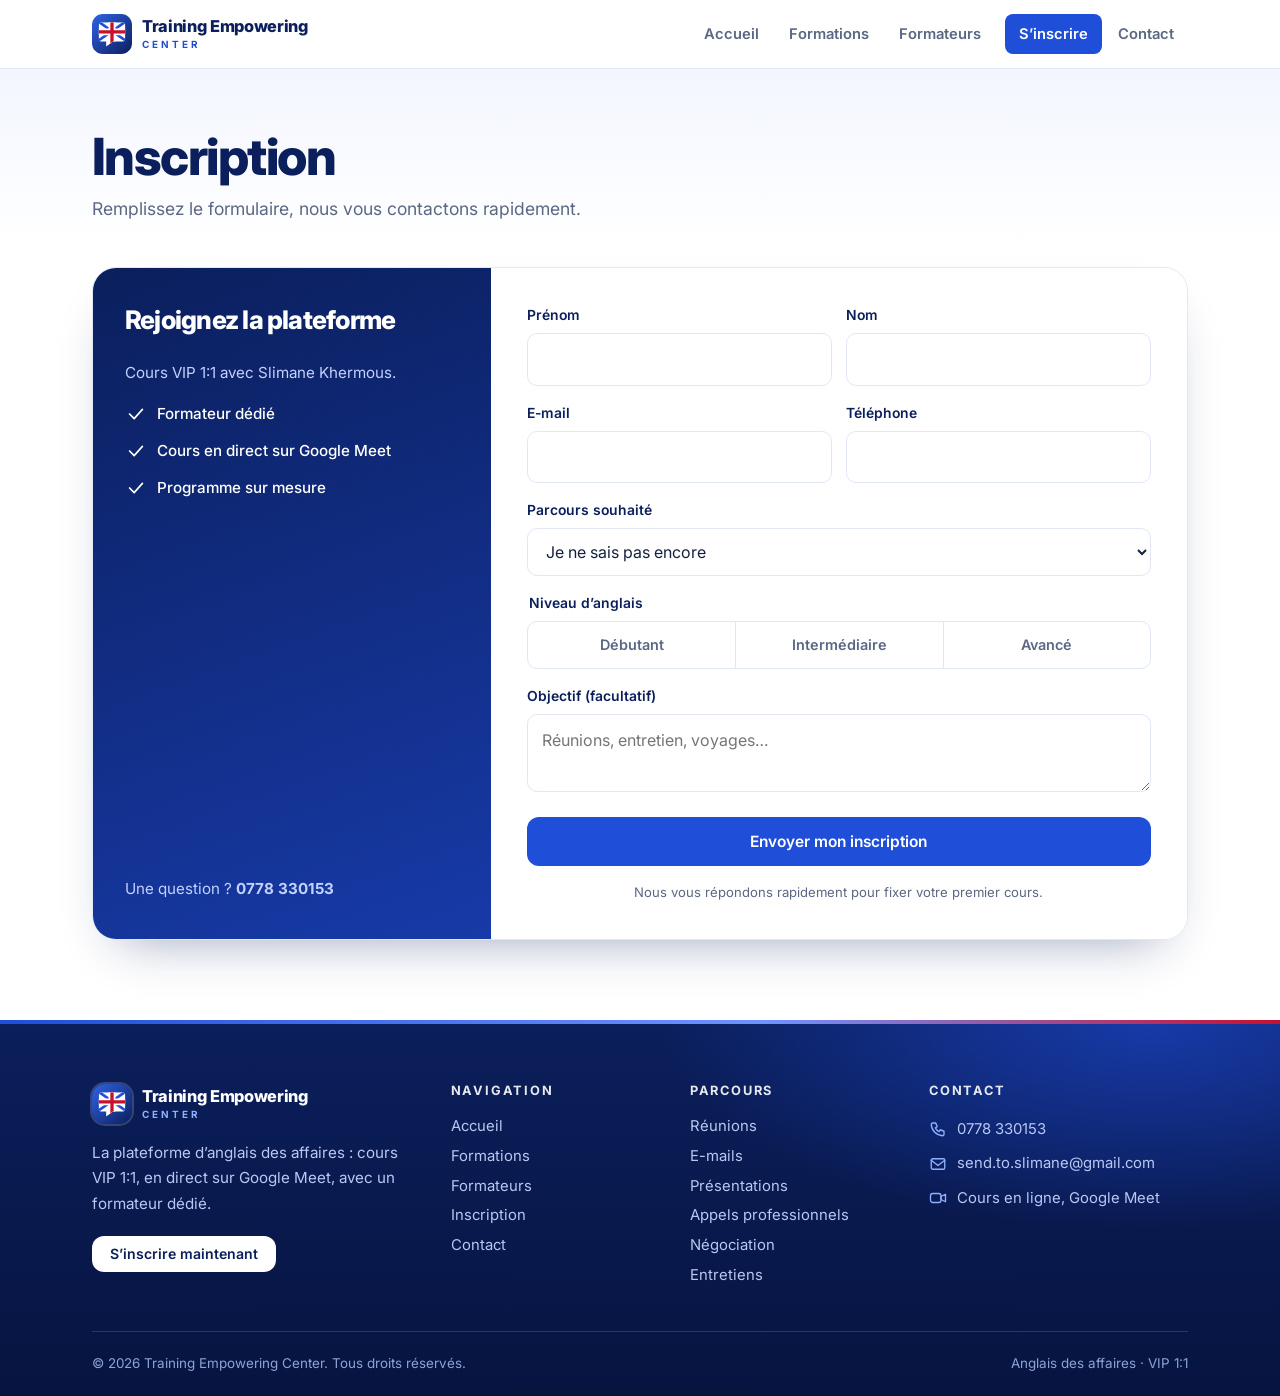
<file: inscription.html>
<!doctype html><html lang="fr"><head><meta charset="utf-8"><meta name="viewport" content="width=device-width,initial-scale=1">
<title>Inscription | Training Empowering Center</title><meta name="description" content="Plateforme d’anglais des affaires : cours VIP 1:1 en direct sur Google Meet.">
<link rel="preconnect" href="https://fonts.googleapis.com"><link rel="preconnect" href="https://fonts.gstatic.com" crossorigin>
<link href="https://fonts.googleapis.com/css2?family=Inter:wght@400;500;600;700;800&display=swap" rel="stylesheet"><link rel="icon" href="img/logo.svg" type="image/svg+xml"><link rel="stylesheet" href="style.css"></head><body>
<header><div class="wrap bar"><a class="logo " href="index.html"><img src="img/logo.svg" alt="" width="40" height="40"><span class="lt"><b>Training Empowering</b><small>CENTER</small></span></a><input type="checkbox" id="tg" aria-label="Menu"><label for="tg" class="burger"><svg class="i" viewBox="0 0 24 24" aria-hidden="true"><path d="M4 7h16M4 12h16M4 17h16"/></svg></label><nav><a href="index.html" class="">Accueil</a><a href="formations.html" class="">Formations</a><a href="formateurs.html" class="">Formateurs</a><a href="inscription.html" class="cta">S’inscrire</a><a href="contact.html" class="">Contact</a></nav></div></header>
<main><div class="sub"><div class="wrap"><h1>Inscription</h1><p class="lead">Remplissez le formulaire, nous vous contactons rapidement.</p></div></div>
<section style="padding-top:20px"><div class="wrap"><div class="enroll"><div class="side"><h2>Rejoignez la plateforme</h2><p>Cours VIP 1:1 avec Slimane Khermous.</p><ul><li><svg class="i" viewBox="0 0 24 24" aria-hidden="true"><path d="M5 12l5 5 9-10"/></svg>Formateur dédié</li><li><svg class="i" viewBox="0 0 24 24" aria-hidden="true"><path d="M5 12l5 5 9-10"/></svg>Cours en direct sur Google Meet</li><li><svg class="i" viewBox="0 0 24 24" aria-hidden="true"><path d="M5 12l5 5 9-10"/></svg>Programme sur mesure</li></ul><p class="tel" style="margin-top:auto">Une question ? <a href="tel:+213778330153">0778 330153</a></p></div>
<form action="https://formsubmit.co/send.to.slimane@gmail.com" method="POST">
<input type="hidden" name="_subject" value="Nouvelle inscription - Training Empowering Center"><input type="hidden" name="_captcha" value="false"><input type="hidden" name="_next" value="https://REMPLACER-PAR-VOTRE-DOMAINE.vercel.app/merci.html"><input type="text" name="_honey" style="display:none" tabindex="-1" autocomplete="off"><input type="hidden" name="formateur" value="Slimane Khermous">
<div class="two"><div><label for="p">Prénom</label><input id="p" name="prenom" required autocomplete="given-name"></div><div><label for="n">Nom</label><input id="n" name="nom" required autocomplete="family-name"></div></div>
<div class="two"><div><label for="e">E-mail</label><input id="e" type="email" name="email" required autocomplete="email"></div><div><label for="t">Téléphone</label><input id="t" type="tel" name="telephone" required autocomplete="tel"></div></div>
<div><label for="pc">Parcours souhaité</label><select id="pc" name="parcours"><option>Je ne sais pas encore</option><option>Réunions & prises de parole</option><option>E-mails & rapports</option><option>Présentations</option><option>Appels professionnels</option><option>Négociation</option><option>Entretiens d’embauche</option></select></div>
<fieldset><legend>Niveau d’anglais</legend><div class="seg"><label><input type="radio" name="niveau" value="Débutant" required><span>Débutant</span></label><label><input type="radio" name="niveau" value="Intermédiaire"><span>Intermédiaire</span></label><label><input type="radio" name="niveau" value="Avancé"><span>Avancé</span></label></div></fieldset>
<div><label for="o">Objectif (facultatif)</label><textarea id="o" name="objectif" rows="2" placeholder="Réunions, entretien, voyages…"></textarea></div>
<button class="btn full" type="submit">Envoyer mon inscription</button><p class="fine">Nous vous répondons rapidement pour fixer votre premier cours.</p></form></div></div></section></main>
<footer><div class="wrap"><div class="fg"><div class="fb"><a class="logo flogo" href="index.html"><img src="img/logo.svg" alt="" width="40" height="40"><span class="lt"><b>Training Empowering</b><small>CENTER</small></span></a><p>La plateforme d’anglais des affaires : cours VIP 1:1, en direct sur Google Meet, avec un formateur dédié.</p><a class="btn white sm" href="inscription.html">S’inscrire maintenant</a></div>
<div><h3>Navigation</h3><a href="index.html">Accueil</a><a href="formations.html">Formations</a><a href="formateurs.html">Formateurs</a><a href="inscription.html">Inscription</a><a href="contact.html">Contact</a></div>
<div><h3>Parcours</h3><a href="formations.html">Réunions</a><a href="formations.html">E-mails</a><a href="formations.html">Présentations</a><a href="formations.html">Appels professionnels</a><a href="formations.html">Négociation</a><a href="formations.html">Entretiens</a></div>
<div class="fc"><h3>Contact</h3><a href="tel:+213778330153"><svg class="i" viewBox="0 0 24 24" aria-hidden="true"><path d="M5 4h4l2 5-2.5 1.5a11 11 0 005 5L15 13l5 2v4a2 2 0 01-2 2A16 16 0 013 6a2 2 0 012-2z"/></svg>0778 330153</a><a href="mailto:send.to.slimane@gmail.com"><svg class="i" viewBox="0 0 24 24" aria-hidden="true"><rect x="3" y="5" width="18" height="14" rx="2"/><path d="M3 7l9 7 9-7"/></svg>send.to.slimane@gmail.com</a><span><svg class="i" viewBox="0 0 24 24" aria-hidden="true"><rect x="2" y="6" width="14" height="12" rx="3"/><path d="M16 10l6-3v10l-6-3z"/></svg>Cours en ligne, Google Meet</span></div></div>
<div class="copy"><span>© 2026 Training Empowering Center. Tous droits réservés.</span><span>Anglais des affaires · VIP 1:1</span></div></div></footer><script>const q=new URLSearchParams(location.search).get("parcours"),s=document.getElementById("pc");if(q)[...s.options].forEach(o=>{if(o.value===q)s.value=q})</script></body></html>
</file>
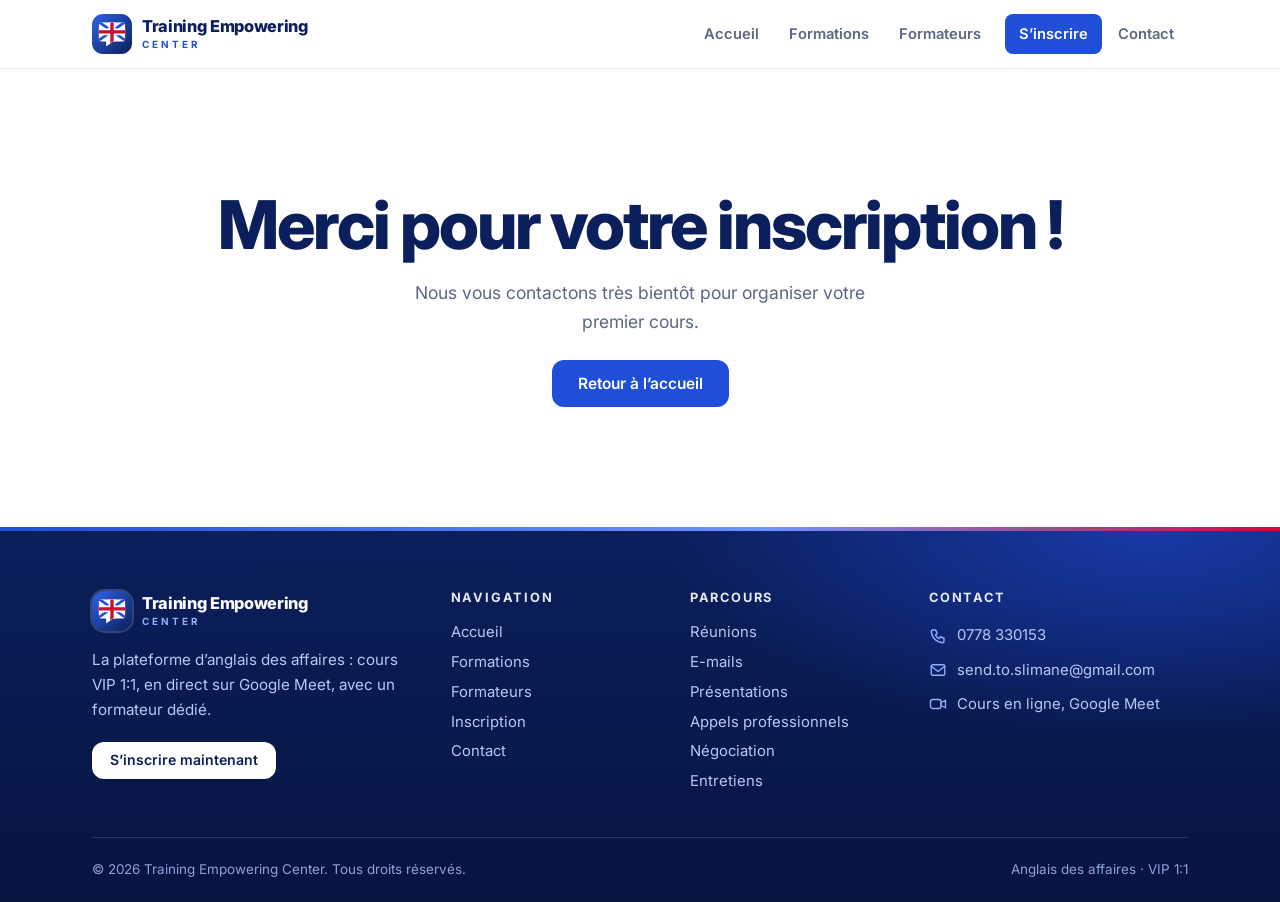
<file: merci.html>
<!doctype html><html lang="fr"><head><meta charset="utf-8"><meta name="viewport" content="width=device-width,initial-scale=1">
<title>Merci | Training Empowering Center</title><meta name="description" content="Plateforme d’anglais des affaires : cours VIP 1:1 en direct sur Google Meet.">
<link rel="preconnect" href="https://fonts.googleapis.com"><link rel="preconnect" href="https://fonts.gstatic.com" crossorigin>
<link href="https://fonts.googleapis.com/css2?family=Inter:wght@400;500;600;700;800&display=swap" rel="stylesheet"><link rel="icon" href="img/logo.svg" type="image/svg+xml"><link rel="stylesheet" href="style.css"></head><body>
<header><div class="wrap bar"><a class="logo " href="index.html"><img src="img/logo.svg" alt="" width="40" height="40"><span class="lt"><b>Training Empowering</b><small>CENTER</small></span></a><input type="checkbox" id="tg" aria-label="Menu"><label for="tg" class="burger"><svg class="i" viewBox="0 0 24 24" aria-hidden="true"><path d="M4 7h16M4 12h16M4 17h16"/></svg></label><nav><a href="index.html" class="">Accueil</a><a href="formations.html" class="">Formations</a><a href="formateurs.html" class="">Formateurs</a><a href="inscription.html" class="cta">S’inscrire</a><a href="contact.html" class="">Contact</a></nav></div></header>
<main><section><div class="wrap" style="text-align:center;padding:40px 18px"><h1>Merci pour votre inscription !</h1><p class="lead" style="margin:16px auto 24px">Nous vous contactons très bientôt pour organiser votre premier cours.</p><a class="btn" href="index.html">Retour à l’accueil</a></div></section></main>
<footer><div class="wrap"><div class="fg"><div class="fb"><a class="logo flogo" href="index.html"><img src="img/logo.svg" alt="" width="40" height="40"><span class="lt"><b>Training Empowering</b><small>CENTER</small></span></a><p>La plateforme d’anglais des affaires : cours VIP 1:1, en direct sur Google Meet, avec un formateur dédié.</p><a class="btn white sm" href="inscription.html">S’inscrire maintenant</a></div>
<div><h3>Navigation</h3><a href="index.html">Accueil</a><a href="formations.html">Formations</a><a href="formateurs.html">Formateurs</a><a href="inscription.html">Inscription</a><a href="contact.html">Contact</a></div>
<div><h3>Parcours</h3><a href="formations.html">Réunions</a><a href="formations.html">E-mails</a><a href="formations.html">Présentations</a><a href="formations.html">Appels professionnels</a><a href="formations.html">Négociation</a><a href="formations.html">Entretiens</a></div>
<div class="fc"><h3>Contact</h3><a href="tel:+213778330153"><svg class="i" viewBox="0 0 24 24" aria-hidden="true"><path d="M5 4h4l2 5-2.5 1.5a11 11 0 005 5L15 13l5 2v4a2 2 0 01-2 2A16 16 0 013 6a2 2 0 012-2z"/></svg>0778 330153</a><a href="mailto:send.to.slimane@gmail.com"><svg class="i" viewBox="0 0 24 24" aria-hidden="true"><rect x="3" y="5" width="18" height="14" rx="2"/><path d="M3 7l9 7 9-7"/></svg>send.to.slimane@gmail.com</a><span><svg class="i" viewBox="0 0 24 24" aria-hidden="true"><rect x="2" y="6" width="14" height="12" rx="3"/><path d="M16 10l6-3v10l-6-3z"/></svg>Cours en ligne, Google Meet</span></div></div>
<div class="copy"><span>© 2026 Training Empowering Center. Tous droits réservés.</span><span>Anglais des affaires · VIP 1:1</span></div></div></footer></body></html>
</file>
<file: style.css>
:root{--navy:#0b1f5c;--blue:#1f4fd8;--blue2:#173aa8;--sky:#eef3ff;--sky2:#d9e5ff;--ink:#16213f;--mute:#5b6784;--line:#e1e7f5;--red:#c8102e;--sh:0 24px 50px -28px rgba(11,31,92,.45)}
*{box-sizing:border-box;margin:0}
html{scroll-behavior:smooth}
body{font:400 16.5px/1.65 'Inter',system-ui,sans-serif;color:var(--ink);background:#fff;-webkit-font-smoothing:antialiased;overflow-x:hidden}
h1,h2,h3{color:var(--navy);font-weight:800;letter-spacing:-.03em;line-height:1.08}
h1{font-size:clamp(2.5rem,5.6vw,4.2rem)}h2{font-size:clamp(1.7rem,3.6vw,2.5rem);margin-bottom:10px}h3{font-size:1.08rem;letter-spacing:-.01em;font-weight:700;margin-bottom:4px}
a{color:inherit}img{max-width:100%;display:block}
svg.i{width:22px;height:22px;fill:none;stroke:currentColor;stroke-width:1.8;stroke-linecap:round;stroke-linejoin:round;flex:none}
:focus-visible{outline:3px solid var(--blue);outline-offset:3px}
.wrap{max-width:1140px;margin:auto;padding:0 22px}
section{padding:80px 0}
.lead{font-size:1.1rem;color:var(--mute);max-width:46ch}
.eyebrow{display:inline-block;color:var(--blue);font-weight:700;font-size:.8rem;letter-spacing:.1em;text-transform:uppercase;margin-bottom:10px}
header{position:sticky;top:0;z-index:30;background:rgba(255,255,255,.92);backdrop-filter:blur(12px);border-bottom:1px solid var(--line)}
.bar{display:flex;align-items:center;justify-content:space-between;height:68px}
.logo{display:flex;align-items:center;gap:10px;text-decoration:none;font-weight:800;color:var(--navy);letter-spacing:-.02em}
.logo img{width:34px;height:28px;object-fit:contain}
nav{display:flex;gap:2px;align-items:center}
nav a{text-decoration:none;padding:8px 14px;border-radius:8px;font-weight:600;font-size:.92rem;color:var(--mute)}
nav a:hover,nav a.on{color:var(--navy);background:var(--sky)}
nav a.cta{background:var(--blue);color:#fff;margin-left:8px}nav a.cta:hover{background:var(--blue2)}
#tg{display:none}.burger{display:none;cursor:pointer;color:var(--navy);padding:6px}
.btn{display:inline-flex;align-items:center;justify-content:center;gap:8px;background:var(--blue);color:#fff;text-decoration:none;font:600 .97rem 'Inter';padding:14px 26px;border-radius:12px;border:0;cursor:pointer;transition:.2s}
.btn:hover{background:var(--blue2);transform:translateY(-1px)}.btn.alt{background:#fff;color:var(--navy);box-shadow:inset 0 0 0 1.5px var(--sky2)}.btn.alt:hover{background:var(--sky)}.btn.white{background:#fff;color:var(--navy)}.btn.white:hover{background:var(--sky)}.btn.sm{padding:10px 18px;font-size:.88rem}
.row{display:flex;gap:10px;flex-wrap:wrap;margin-top:26px}
.hero{position:relative;overflow:hidden;background:radial-gradient(800px 500px at 85% 20%,#dfe9ff,transparent 70%),linear-gradient(180deg,#f3f6ff,#fff);padding:84px 0 100px}
.hero .flag{position:absolute;right:-140px;top:-90px;width:780px;opacity:.5;pointer-events:none}
.hero .wrap{position:relative;display:grid;grid-template-columns:1.05fr .95fr;gap:50px;align-items:center}
.pill{display:inline-flex;align-items:center;gap:8px;background:#fff;border:1px solid var(--sky2);color:var(--navy);padding:6px 14px;border-radius:999px;font-weight:600;font-size:.85rem;margin-bottom:20px}.pill i{width:8px;height:8px;border-radius:50%;background:var(--red)}
.hero h1{margin-bottom:16px;max-width:13ch}.hero h1 em{font-style:normal;color:var(--blue)}
.ticks{display:flex;gap:8px 22px;flex-wrap:wrap;margin-top:28px;color:var(--mute);font-weight:500;font-size:.93rem}.ticks span{display:flex;gap:7px;align-items:center}.ticks svg{width:18px;height:18px;color:var(--blue)}
.stage{position:relative;max-width:430px;margin-left:auto;padding:26px 0}
.call{background:#fff;border-radius:24px;border:1px solid var(--line);box-shadow:var(--sh);overflow:hidden}
.call .top{display:flex;gap:6px;padding:13px 18px;border-bottom:1px solid var(--line);align-items:center;font-size:.8rem;font-weight:600;color:var(--mute)}
.call .top i{width:10px;height:10px;border-radius:50%;background:var(--sky2)}.call .top span{margin-left:auto;color:var(--red);display:flex;gap:6px;align-items:center}.call .top span::before{content:"";width:7px;height:7px;border-radius:50%;background:var(--red)}
.call .main{background:linear-gradient(160deg,var(--navy),var(--blue));padding:36px 20px 28px;text-align:center;color:#fff}
.call .main img{width:112px;height:112px;border-radius:50%;object-fit:cover;margin:auto;border:4px solid rgba(255,255,255,.35)}
.call .main b{display:block;margin-top:14px;font-size:1.1rem}.call .main small{color:#c3d1ff}
.call .ctl{display:flex;justify-content:center;gap:10px;padding:14px}.call .ctl i{width:38px;height:38px;border-radius:50%;background:var(--sky);display:grid;place-items:center;color:var(--navy)}.call .ctl i.end{background:var(--red);color:#fff}.call .ctl svg{width:18px;height:18px}
.fl{position:absolute;background:#fff;border:1px solid var(--line);border-radius:14px;padding:10px 14px;box-shadow:var(--sh);display:flex;gap:10px;align-items:center;font-weight:700;font-size:.86rem;color:var(--navy);line-height:1.25}
.fl small{display:block;color:var(--mute);font-weight:500;font-size:.75rem}.fl .tile{width:34px;height:34px;margin:0;border-radius:10px}.fl .tile svg{width:18px;height:18px}
.f1{left:-34px;top:60px}.f2{right:-22px;top:210px}.f3{left:-18px;bottom:6px}
.marq{background:var(--navy);color:#fff;overflow:hidden;white-space:nowrap;padding:14px 0;font-weight:600;font-size:.95rem}
.marq div{display:inline-block;animation:mq 40s linear infinite}.marq span{margin:0 20px;opacity:.95}.marq span::before{content:"";display:inline-block;width:7px;height:7px;border-radius:50%;background:#6f93ff;margin-right:20px}
@keyframes mq{to{transform:translateX(-50%)}}
.sub{background:linear-gradient(180deg,#f3f6ff,#fff);padding:60px 0 24px}.sub h1{font-size:clamp(2.1rem,5vw,3.2rem);margin-bottom:10px}
.tile{width:46px;height:46px;border-radius:12px;background:var(--sky);color:var(--blue);display:grid;place-items:center;margin-bottom:16px}
.head{display:flex;justify-content:space-between;align-items:end;gap:20px;margin-bottom:32px;flex-wrap:wrap}.head h2{margin:0}
.courses{display:grid;grid-template-columns:repeat(3,1fr);gap:22px}
.course{background:#fff;border:1px solid var(--line);border-radius:22px;overflow:hidden;display:flex;flex-direction:column;transition:.25s}.course:hover{transform:translateY(-4px);box-shadow:var(--sh)}
.cov{height:132px;display:grid;place-items:center;color:#fff;position:relative;background:linear-gradient(135deg,var(--navy),var(--blue))}
.cov.b2{background:linear-gradient(135deg,#1f4fd8,#5b8bff)}.cov.b3{background:linear-gradient(135deg,#0b1f5c,#2a5bd9)}.cov.b4{background:linear-gradient(135deg,#173aa8,#4a7bf0)}
.cov::after{content:"";position:absolute;right:-30px;top:-30px;width:130px;height:130px;border-radius:50%;background:rgba(255,255,255,.1)}
.cov svg{width:46px;height:46px;stroke-width:1.5}
.cb{padding:20px 22px 22px;display:flex;flex-direction:column;gap:10px;flex:1}.cb p{color:var(--mute);font-size:.94rem;flex:1}
.meta{display:flex;gap:6px;flex-wrap:wrap}.tag{display:inline-block;background:var(--sky);color:var(--navy);padding:3px 11px;border-radius:999px;font-size:.78rem;font-weight:600}
.cf{display:flex;justify-content:space-between;align-items:center;border-top:1px solid var(--line);padding-top:14px;font-size:.85rem;color:var(--mute);font-weight:500}.cf b{display:flex;gap:8px;align-items:center;color:var(--navy);font-weight:600}.cf img{width:28px;height:28px;border-radius:50%;object-fit:cover}
.filters{display:flex;gap:8px;flex-wrap:wrap}.filters button{font:600 .9rem 'Inter';padding:9px 18px;border-radius:999px;border:1.5px solid var(--line);background:#fff;color:var(--mute);cursor:pointer}.filters button.on{background:var(--navy);border-color:var(--navy);color:#fff}
.course[hidden]{display:none}
.split{display:grid;grid-template-columns:1fr 1.1fr;gap:56px;align-items:center}
.ben{display:grid;gap:18px;margin-top:22px}.ben div{display:grid;grid-template-columns:46px 1fr;gap:16px}.ben .tile{margin:0}.ben p{color:var(--mute);font-size:.95rem}
.dash{background:linear-gradient(160deg,var(--sky),#dfe9ff);border-radius:28px;padding:30px;position:relative}
.dash::before{content:"";position:absolute;inset:12px;border:2px dashed #b9cdfb;border-radius:20px;pointer-events:none}
.panel{position:relative;background:#fff;border-radius:20px;padding:22px;box-shadow:var(--sh);display:grid;gap:16px}
.panel h3{display:flex;justify-content:space-between}.panel h3 span{color:var(--blue);font-size:.85rem}
.bar2 small{display:flex;justify-content:space-between;font-weight:600;color:var(--navy);font-size:.85rem;margin-bottom:6px}.bar2 i{display:block;height:8px;border-radius:99px;background:var(--sky)}.bar2 i b{display:block;height:100%;border-radius:99px;background:linear-gradient(90deg,var(--blue),#6f93ff)}
.nxt{display:flex;gap:12px;align-items:center;background:var(--sky);border-radius:14px;padding:12px 14px;font-weight:700;color:var(--navy);font-size:.9rem}.nxt small{display:block;color:var(--mute);font-weight:500}.nxt .tile{margin:0;background:#fff;width:40px;height:40px}
.phr{display:grid;grid-template-columns:repeat(3,1fr);gap:18px}
.phr button{all:unset;cursor:pointer;display:block;background:#fff;border:1px solid var(--line);border-radius:20px;padding:24px;min-height:150px;transition:.25s;box-sizing:border-box}.phr button:hover{border-color:var(--blue);box-shadow:var(--sh)}.phr button:focus-visible{outline:3px solid var(--blue)}
.phr b{display:block;font-size:1.15rem;color:var(--navy);letter-spacing:-.01em;line-height:1.3}.phr small{display:block;margin-top:14px;color:var(--mute);font-weight:500}.phr .fr{display:none;color:var(--blue);font-weight:600;margin-top:14px}.phr button.open .fr{display:block}.phr button.open small{display:none}
.dark{background:linear-gradient(135deg,var(--navy),#14338f);color:#fff}.dark h2,.dark h3{color:#fff}.dark p{color:#c3d1ff}.dark .eyebrow{color:#8fb0ff}
.steps{display:grid;grid-template-columns:repeat(3,1fr);gap:26px;margin-top:40px;counter-reset:s}
.steps>div{position:relative;padding-top:26px;border-top:2px solid rgba(255,255,255,.25)}
.steps>div::before{counter-increment:s;content:counter(s);position:absolute;top:-17px;left:0;width:32px;height:32px;border-radius:50%;background:#fff;color:var(--navy);font-weight:800;display:grid;place-items:center;font-size:.9rem}
.tr{display:grid;grid-template-columns:160px 1fr;gap:32px;align-items:center;border:1px solid var(--line);border-radius:24px;padding:30px;background:#fff}
.tr img{width:160px;height:160px;border-radius:50%;object-fit:cover;box-shadow:0 0 0 5px #fff,0 0 0 7px var(--sky2)}
.tr.soon{grid-template-columns:1fr;text-align:center;border-style:dashed;background:transparent;margin-top:16px;padding:20px;color:var(--mute)}
.faq{max-width:760px;margin:auto;display:grid;gap:10px}
details{border:1px solid var(--line);border-radius:16px;background:#fff}summary{cursor:pointer;list-style:none;padding:18px 22px;font-weight:700;color:var(--navy);display:flex;justify-content:space-between;gap:12px}summary::after{content:"+";color:var(--blue);font-size:1.4rem;line-height:1}details[open] summary::after{content:"–"}details p{padding:0 22px 20px;color:var(--mute)}
.ctab{background:linear-gradient(135deg,var(--blue),var(--navy));border-radius:28px;padding:54px 44px;display:flex;justify-content:space-between;align-items:center;gap:24px;flex-wrap:wrap;color:#fff;position:relative;overflow:hidden}
.ctab h2{color:#fff;margin:0 0 6px}.ctab p{color:#d3deff}.ctab::after{content:"";position:absolute;right:-60px;top:-60px;width:240px;height:240px;border-radius:50%;background:rgba(255,255,255,.08)}
.enroll{display:grid;grid-template-columns:4fr 7fr;border:1px solid var(--line);border-radius:24px;overflow:hidden;box-shadow:var(--sh)}
.side{background:linear-gradient(160deg,var(--navy),var(--blue2));color:#fff;padding:38px 32px;display:flex;flex-direction:column;gap:16px}.side h2{color:#fff;font-size:1.6rem}.side p{color:#c3d1ff;font-size:.95rem}
.side li{list-style:none;display:flex;gap:10px;align-items:center;font-weight:500;font-size:.95rem}.side ul{display:grid;gap:12px;padding:0}.side a{text-decoration:none;font-weight:700}
form{padding:36px;display:grid;gap:16px;background:#fff}
fieldset{border:0;padding:0}legend,label{font-weight:600;font-size:.87rem;color:var(--navy);margin-bottom:6px;display:block}
input:not([type=radio]),textarea,select{font:inherit;font-size:16px;padding:12px 14px;border:1.5px solid var(--line);border-radius:10px;background:#fff;color:var(--ink);width:100%}
input:focus,textarea:focus,select:focus{border-color:var(--blue);outline:0;box-shadow:0 0 0 4px rgba(31,79,216,.12)}
.two{display:grid;grid-template-columns:1fr 1fr;gap:14px}
.seg{display:grid;grid-template-columns:repeat(3,1fr);border:1.5px solid var(--line);border-radius:10px;overflow:hidden}.seg label{margin:0}.seg input{position:absolute;opacity:0}
.seg span{display:block;text-align:center;padding:11px 6px;font-weight:600;font-size:.9rem;color:var(--mute);cursor:pointer;border-left:1.5px solid var(--line)}.seg label:first-child span{border:0}
.seg input:checked+span{background:var(--blue);color:#fff}.seg input:focus-visible+span{outline:3px solid var(--navy);outline-offset:-3px}
.btn.full{width:100%;padding:15px}.fine{font-size:.82rem;color:var(--mute);text-align:center}
.contact{display:grid;gap:14px;max-width:640px}.contact>*{display:flex;gap:16px;align-items:center;border:1px solid var(--line);border-radius:16px;padding:18px 20px;text-decoration:none;transition:.2s}.contact a:hover{border-color:var(--blue);background:var(--sky)}
.contact .tile{margin:0}.contact b{display:block;color:var(--navy);font-size:1.05rem;word-break:break-all}.contact small{color:var(--mute)}
footer{background:var(--navy);color:#bfcdf5;padding:50px 0 22px;font-size:.93rem}
footer .g{display:grid;grid-template-columns:1.4fr 1fr 1fr;gap:30px;margin-bottom:26px}footer h3{color:#fff;font-size:.98rem;margin-bottom:8px}footer a{display:block;text-decoration:none;line-height:1.9}footer a:hover{color:#fff}
.copy{border-top:1px solid rgba(255,255,255,.15);padding-top:16px;font-size:.82rem}
@media(max-width:860px){
body{font-size:16px}section{padding:44px 0}.wrap{padding:0 18px}
.burger{display:block}nav{display:none;position:absolute;top:68px;left:0;right:0;background:#fff;flex-direction:column;align-items:stretch;padding:10px 18px 16px;border-bottom:1px solid var(--line)}nav a.cta{margin:6px 0 0;text-align:center}#tg:checked~nav{display:flex}
.hero{padding:52px 0 64px;min-height:calc(100svh - 68px)}.hero .flag{width:520px;right:-190px;top:-30px}.hero .wrap{grid-template-columns:1fr;gap:38px}h1{font-size:2.7rem}.hero .row{margin-top:24px}.hero .btn{flex:1;padding:16px 14px}.ticks{margin-top:22px;gap:6px 16px}
.stage{margin:0 auto;max-width:360px;padding:10px 0}.f1{left:-8px;top:34px}.f2{right:-8px;top:190px}.f3{left:-8px;bottom:-6px}.fl{padding:8px 11px;font-size:.8rem}.call .main{padding:26px 16px 20px}
.courses{grid-template-columns:1fr;gap:14px}.snap{display:flex;overflow-x:auto;scroll-snap-type:x mandatory;gap:14px;margin:0 -18px;padding:4px 18px 16px;scrollbar-width:none}.snap::-webkit-scrollbar{display:none}.snap>*{flex:0 0 82%;scroll-snap-align:center}
.cov{height:96px}.cb{padding:16px 18px 18px}.head{margin-bottom:20px}
.split{grid-template-columns:1fr;gap:26px}.dash{padding:20px}.phr{grid-template-columns:1fr;gap:10px}.phr button{min-height:0;padding:18px}
.steps{grid-template-columns:1fr;gap:26px;margin-top:32px}.tr{grid-template-columns:1fr;text-align:center;padding:22px;gap:16px}.tr img{margin:auto}
.ctab{padding:32px 22px;border-radius:22px}.ctab .btn{width:100%}summary{padding:15px 18px}details p{padding:0 18px 16px}
.enroll{grid-template-columns:1fr}.side{padding:20px 20px 18px;gap:8px}.side h2{font-size:1.3rem}.side ul,.side .tel{display:none}form{padding:20px 18px;gap:13px}.two{gap:10px}.sub{padding:34px 0 10px}
footer{padding:34px 0 18px}footer .g{grid-template-columns:1fr 1fr;gap:18px}footer .g>div:first-child{grid-column:span 2}}
@media(prefers-reduced-motion:reduce){*{transition:none!important}.hero h1{animation:none}}

.logo img{width:40px;height:40px;object-fit:contain}
.lt{display:flex;flex-direction:column;line-height:1.1}.lt b{font-size:1.02rem;color:var(--navy);letter-spacing:-.02em;font-weight:800}.lt small{font-size:.62rem;letter-spacing:.3em;font-weight:700;color:var(--blue);margin-top:3px}
.marq div{will-change:transform}
.dark+section{padding-top:72px!important}
footer{position:relative;background:radial-gradient(700px 300px at 90% 0,#173aa8,transparent 70%),linear-gradient(180deg,#0b1f5c,#071440);padding:64px 0 22px;color:#b9c8f3;overflow:hidden}
footer::before{content:"";position:absolute;left:0;right:0;top:0;height:4px;background:linear-gradient(90deg,#1f4fd8,#6f93ff 60%,#c8102e)}
.fg{display:grid;grid-template-columns:1.6fr 1fr 1fr 1.3fr;gap:40px;margin-bottom:40px}
footer h3{color:#fff;font-size:.8rem;letter-spacing:.14em;text-transform:uppercase;margin-bottom:14px;opacity:.9}
footer a{display:block;text-decoration:none;line-height:2;color:#b9c8f3;transition:.2s}footer a:hover{color:#fff;transform:translateX(3px)}
.fb p{margin:16px 0 20px;max-width:34ch;font-size:.95rem}
.fb a.btn{display:inline-flex;line-height:1.2;color:var(--navy);transform:none}
.flogo{display:flex;align-items:center}.flogo img{box-shadow:0 0 0 2px rgba(255,255,255,.18);border-radius:13px}.flogo .lt b{color:#fff}.flogo .lt small{color:#8fb0ff}
.fc a,.fc span{display:flex;gap:10px;align-items:center;line-height:1.5;padding:6px 0;word-break:break-all}.fc svg{width:18px;height:18px;color:#8fb0ff}.fc span{color:#b9c8f3}
.copy{display:flex;justify-content:space-between;gap:10px;flex-wrap:wrap;border-top:1px solid rgba(255,255,255,.14);padding-top:20px;font-size:.84rem;color:#8fa2d8}
@media(max-width:860px){.dark+section{padding-top:36px!important}footer{padding:40px 0 18px}.fg{grid-template-columns:1fr 1fr;gap:26px 18px;margin-bottom:26px}.fb,.fc{grid-column:span 2}.logo img{width:36px;height:36px}.lt b{font-size:.95rem}.lt small{font-size:.58rem}}
.btn{white-space:nowrap}
@media(max-width:860px){
.stage{display:none}
.hero{display:flex;align-items:center}
.hero .wrap{width:100%}
.hero .row{flex-direction:column;gap:12px;margin-top:28px}
.hero .btn{width:100%;flex:none;padding:16px 18px}
.hero h1{font-size:2.8rem}
.ctab .btn{padding:16px 18px}
}
.hero{padding:120px 0 130px;background:radial-gradient(700px 420px at 15% 10%,#dfe9ff,transparent 70%),radial-gradient(700px 420px at 90% 90%,#e3ecff,transparent 70%),linear-gradient(180deg,#f3f6ff,#fff)}
.hero .flag{left:50%;right:auto;transform:translateX(-50%);top:-150px;width:1000px;opacity:.45}
.hero .wrap{grid-template-columns:1fr;text-align:center;justify-items:center}
.hero h1{max-width:16ch;margin-left:auto;margin-right:auto;font-size:clamp(2.6rem,6.2vw,4.8rem)}
.hero .lead{margin:0 auto;max-width:50ch}
.hero .row,.hero .ticks{justify-content:center}
@media(max-width:860px){.hero{padding:56px 0 64px}.hero .flag{width:640px;top:-60px}.hero h1{font-size:2.7rem}}
.hero2{position:relative;overflow:hidden;text-align:center;padding:72px 0 80px;background:radial-gradient(420px 170px at 14% 16%,rgba(255,255,255,.95),transparent 70%),radial-gradient(520px 200px at 86% 44%,rgba(255,255,255,.9),transparent 70%),radial-gradient(360px 140px at 50% 8%,rgba(255,255,255,.7),transparent 70%),linear-gradient(180deg,#b3d1ff 0%,#d6e6ff 38%,#f1f6ff 75%,#fff 100%)}
.hero2 .bb{position:absolute;left:-40px;bottom:0;height:82%;width:auto;mix-blend-mode:multiply;pointer-events:none}
.hero2 .fg{position:absolute;right:-50px;top:46px;width:330px;mix-blend-mode:multiply;transform:rotate(8deg);pointer-events:none}
.hero2 .wrap{position:relative;z-index:1}
.kick{display:inline-block;font-size:clamp(1.15rem,2.6vw,1.7rem);font-weight:800;font-style:italic;color:var(--blue);letter-spacing:-.01em}
.hero2 h1{margin:0}.big{display:block;font-size:clamp(4.6rem,16.5vw,11.5rem);font-weight:800;letter-spacing:-.055em;line-height:.92;color:var(--navy)}
.tag2{font-size:clamp(1.05rem,2vw,1.3rem);font-weight:600;color:var(--navy);margin-top:14px}
.tag2::after{content:"";display:block;width:230px;max-width:60%;height:8px;margin:12px auto 0;border-radius:99px;background:#f6b72c;transform:rotate(-1.2deg)}
.fan{display:flex;justify-content:center;align-items:flex-end;margin:48px auto 0;height:300px}
.fc2{width:172px;height:244px;margin:0 -24px;border-radius:22px;color:#fff;text-decoration:none;padding:16px;display:flex;flex-direction:column;justify-content:space-between;text-align:left;box-shadow:0 26px 40px -22px rgba(11,31,92,.65);border:1px solid rgba(255,255,255,.35);transform-origin:50% 130%;transition:.3s}
.fc2.g1{background:linear-gradient(160deg,#0b1f5c,#2a5bd9)}.fc2.g2{background:linear-gradient(160deg,#1f4fd8,#6f93ff)}.fc2.g3{background:linear-gradient(160deg,#173aa8,#4a7bf0)}
.fc2 .ic{width:42px;height:42px;border-radius:12px;background:rgba(255,255,255,.2);display:grid;place-items:center}.fc2 b{display:block;font-size:1.05rem;line-height:1.15;letter-spacing:-.01em}.fc2 small{display:block;opacity:.85;font-size:.74rem;margin-top:4px}
.fc2:nth-child(1){transform:rotate(-14deg) translateY(34px)}.fc2:nth-child(2){transform:rotate(-7deg) translateY(8px)}.fc2:nth-child(3){transform:translateY(-12px);z-index:2}.fc2:nth-child(4){transform:rotate(7deg) translateY(8px)}.fc2:nth-child(5){transform:rotate(14deg) translateY(34px)}
.fc2:hover{filter:brightness(1.08)}
.hero2 .row{justify-content:center;margin-top:34px}
@media(max-width:860px){
.hero2{padding:40px 0 50px}.hero2 .bb{left:-70px;height:52%;opacity:.55}.hero2 .fg{width:150px;right:-34px;top:16px}
.big{font-size:clamp(4rem,21vw,6rem)}.fan{height:210px;margin-top:34px}.fc2{width:122px;height:176px;margin:0 -14px;padding:12px;border-radius:18px}.fc2:nth-child(1),.fc2:nth-child(5){display:none}
.fc2:nth-child(2){transform:rotate(-8deg) translateY(10px)}.fc2:nth-child(4){transform:rotate(8deg) translateY(10px)}.fc2:nth-child(3){transform:translateY(-6px)}
.fc2 .ic{width:34px;height:34px}.fc2 b{font-size:.9rem}.fc2 small{display:none}
.hero2 .row{flex-direction:column;gap:12px;margin-top:26px}.hero2 .btn{width:100%;padding:16px 18px}}
@media(max-width:860px){.marq{padding:7px 0;font-size:.82rem}.marq span{margin:0 14px}.marq span::before{width:5px;height:5px;margin-right:14px}}
</file>
